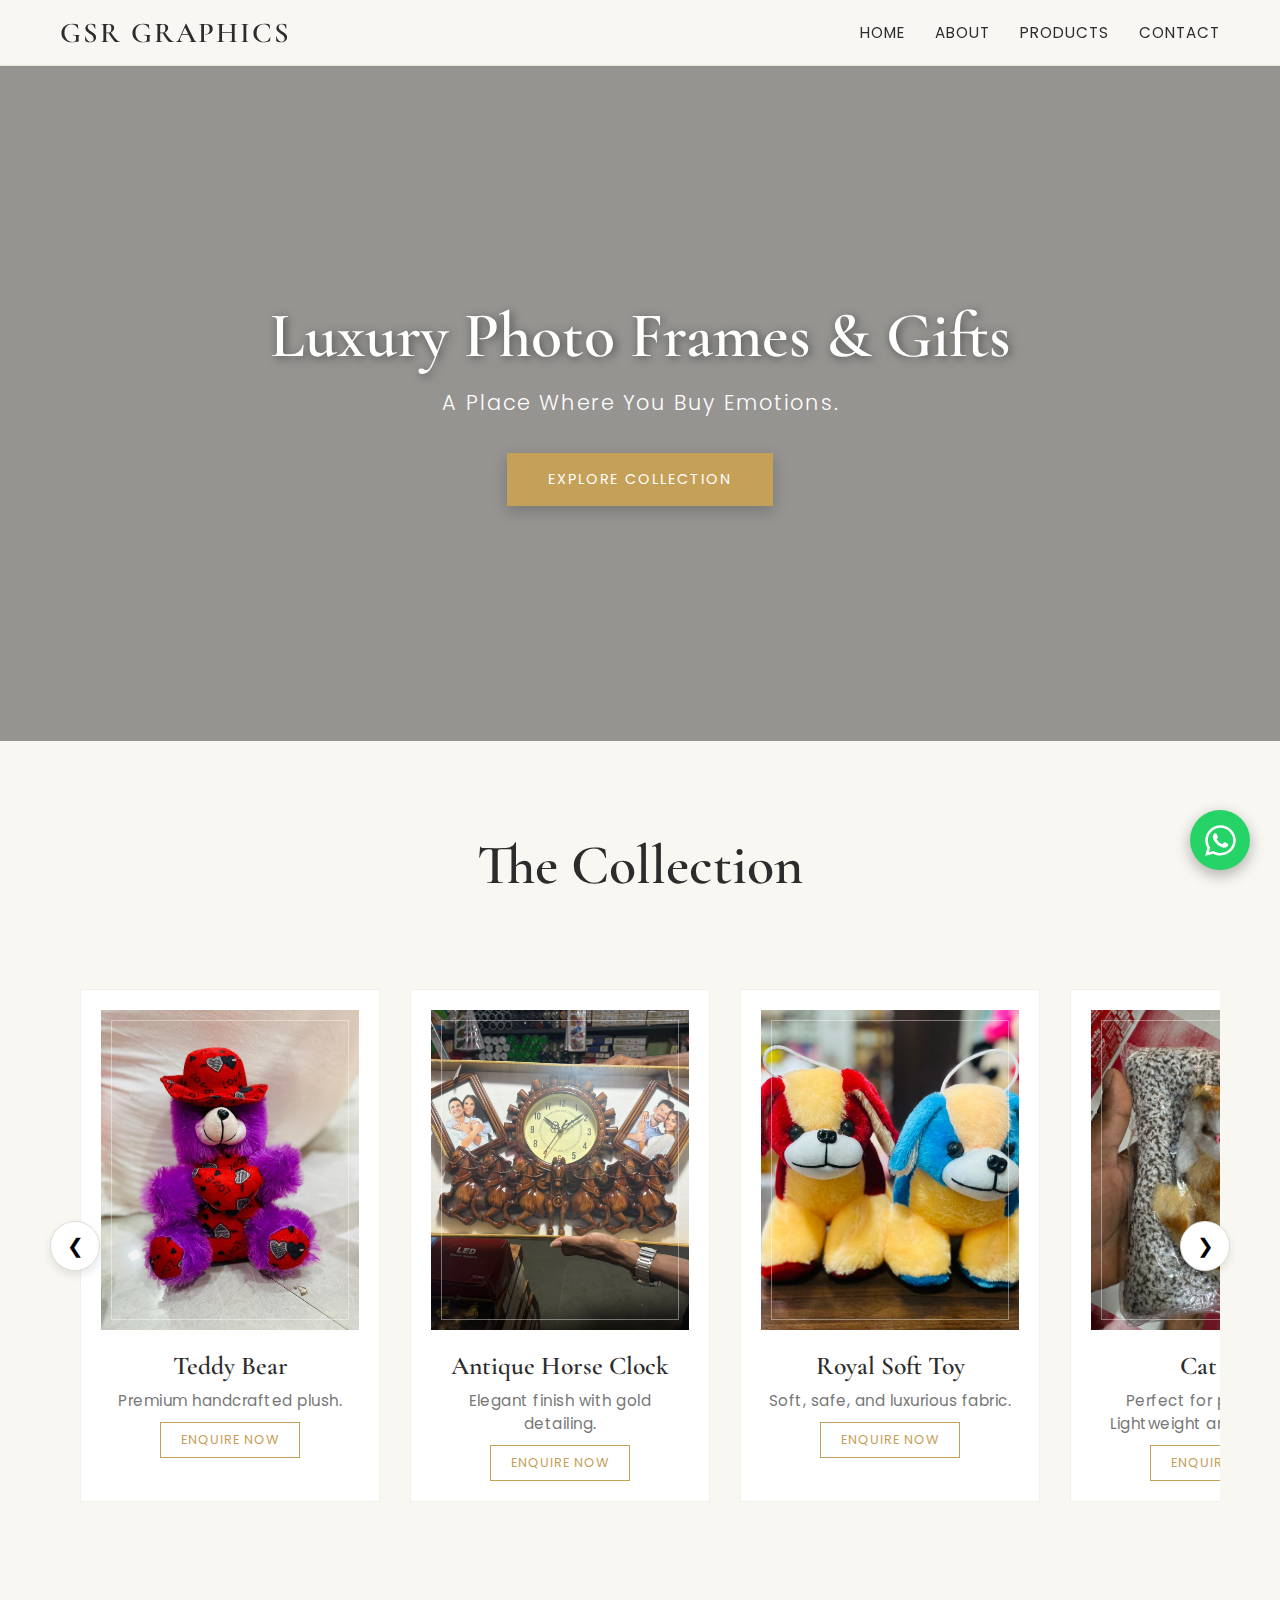
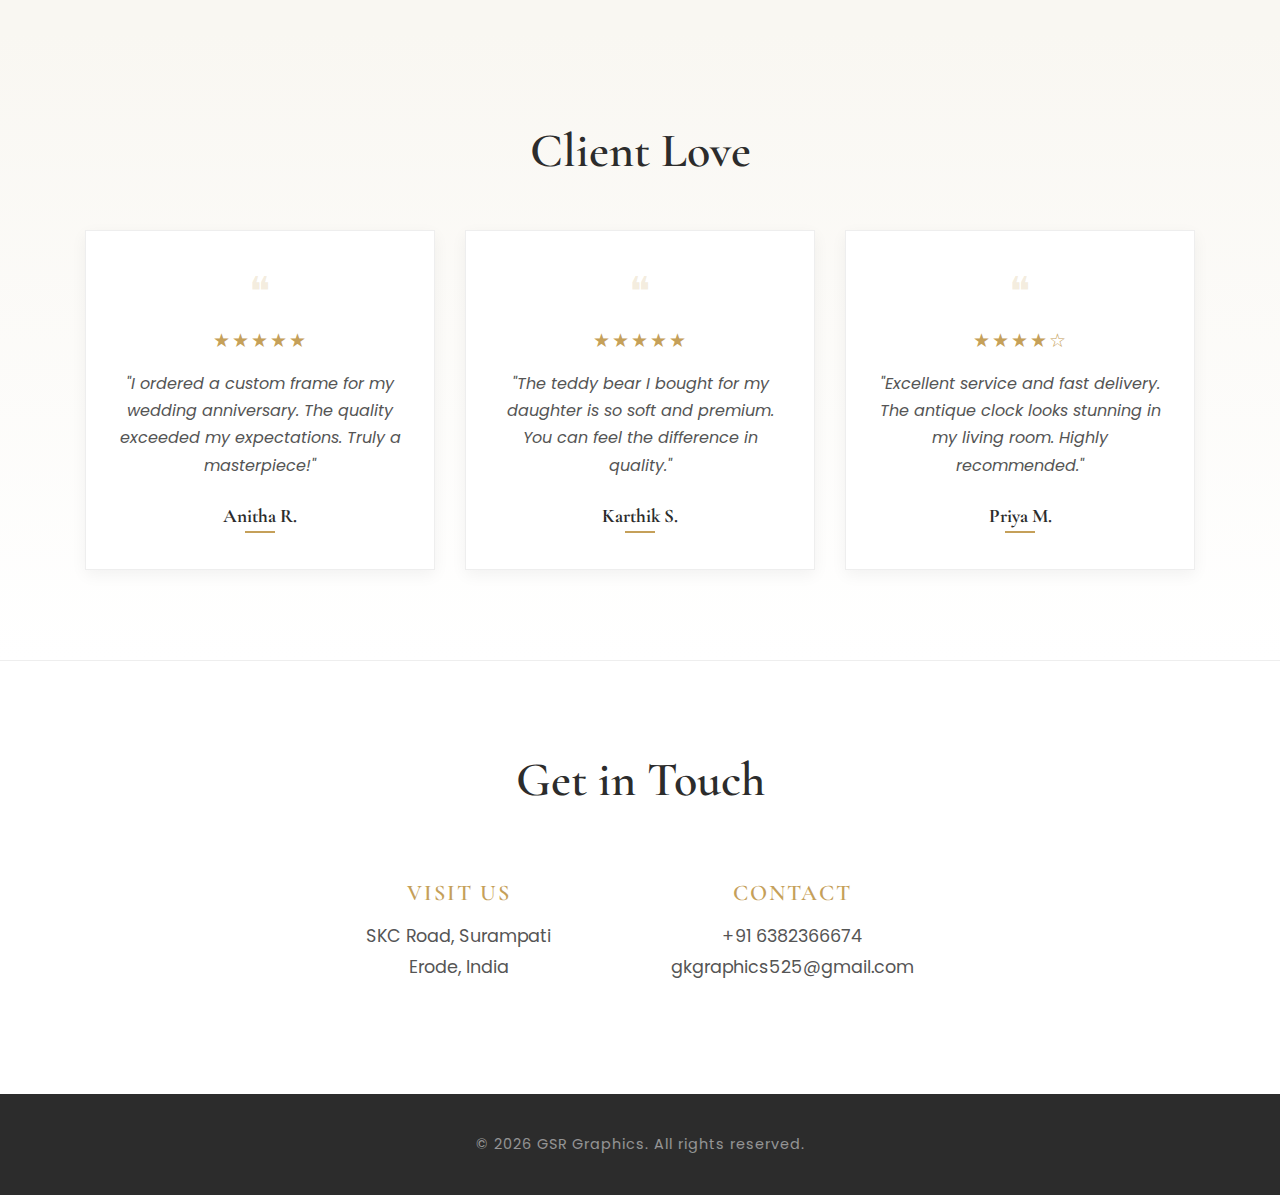
<file: index.html>
<!DOCTYPE html>
<html lang="en">
<head>
    <meta charset="UTF-8">
    <meta name="viewport" content="width=device-width, initial-scale=1.0">
    <title>GSR Graphics - Luxury Gifts</title>
    <link rel="icon" type="image/png" sizes="16x16" href="GSR LOGO.png">
    <link href="https://fonts.googleapis.com/css2?family=Cormorant+Garamond:wght@400;600;700&family=Poppins:wght@300;400;500&display=swap" rel="stylesheet">
    
    <style>
        /* --- Global Styles --- */
        :root {
            --primary-gold: #c5a059;
            --primary-dark: #2c2c2c;
            --bg-color: #f9f7f2;
            --white: #ffffff;
            --font-heading: 'Cormorant Garamond', serif;
            --font-body: 'Poppins', sans-serif;
            --shadow-gold: 0 10px 30px rgba(197, 160, 89, 0.3);
        }
        * { margin: 0; padding: 0; box-sizing: border-box; }
        
        html { scroll-behavior: smooth; }
        
        body { 
            font-family: var(--font-body); 
            background: var(--bg-color); 
            color: var(--primary-dark);
            animation: fadeInPage 1.2s ease-in-out; 
            overflow-x: hidden; /* Prevent horizontal scroll on mobile */
        }

        h1, h2, h3, h4 { font-family: var(--font-heading); font-weight: 600; }
        a { text-decoration: none; color: inherit; transition: 0.3s; }
        .container { max-width: 1200px; margin: 0 auto; padding: 0 20px; }
        img { max-width: 100%; display: block; }

        /* --- Header --- */
        header { 
            position: sticky; top: 0; 
            background: rgba(249,247,242,0.95); 
            padding: 15px 0; z-index: 100; 
            border-bottom: 1px solid rgba(197, 160, 89, 0.2); 
            backdrop-filter: blur(10px);
        }
        nav { display: flex; justify-content: space-between; align-items: center; max-width: 1200px; margin: 0 auto; padding: 0 20px; }
        
        .logo h1 { 
            font-size: 1.8rem; letter-spacing: 2px; text-transform: uppercase; color: var(--primary-dark);
        }
        
        .nav-links { display: flex; gap: 30px; list-style: none; }
        .nav-links a { 
            font-size: 0.95rem; text-transform: uppercase; letter-spacing: 1px; position: relative;
        }
        .nav-links a::after {
            content: ''; position: absolute; width: 0; height: 1px;
            bottom: -5px; left: 0; background-color: var(--primary-gold);
            transition: width 0.3s ease;
        }
        .nav-links a:hover::after { width: 100%; }
        .nav-links a:hover { color: var(--primary-gold); }

        /* Mobile Menu Button */
        .menu-toggle { display: none; cursor: pointer; font-size: 1.5rem; color: var(--primary-dark); }

        /* --- Hero Section --- */
        .hero {
            height: 75vh;
            background: linear-gradient(rgba(0,0,0,0.4), rgba(0,0,0,0.4)), url('https://images.unsplash.com/photo-1513519245088-0e12902e5a38?auto=format&fit=crop&w=1920&q=80');
            background-size: cover; background-position: center; background-attachment: fixed;
            display: flex; align-items: center; justify-content: center; text-align: center; color: var(--white);
            padding: 0 20px;
        }
        
        .hero-content { animation: slideUp 1.5s ease-out; }

        .hero h2 { 
            font-size: 4rem; margin-bottom: 15px; 
            text-shadow: 2px 2px 10px rgba(0,0,0,0.5);
            line-height: 1.1;
        }
        .hero p { 
            font-size: 1.3rem; margin-bottom: 35px; letter-spacing: 2px; font-weight: 300;
        }
        
        .cta-btn { 
            padding: 15px 40px; 
            background: var(--primary-gold); 
            color: white; 
            letter-spacing: 2px; 
            border: 1px solid var(--primary-gold); 
            text-transform: uppercase;
            font-size: 0.9rem;
            transition: all 0.4s ease;
            box-shadow: 0 5px 15px rgba(0,0,0,0.2);
            display: inline-block;
        }
        .cta-btn:hover { 
            background: transparent; 
            color: var(--white); 
            box-shadow: 0 0 20px rgba(197, 160, 89, 0.6);
            transform: translateY(-3px);
        }

        /* --- Collection Carousel Section --- */
        .collection { padding: 90px 0; text-align: center; position: relative; }
        .collection h2 { font-size: 3.5rem; margin-bottom: 50px; color: var(--primary-dark); }
        
        .carousel-container { position: relative; max-width: 1200px; margin: 0 auto; }
        
        .carousel {
            display: flex;
            overflow-x: auto;
            scroll-behavior: smooth;
            gap: 30px;
            padding: 40px 20px; 
            scrollbar-width: none; 
            -webkit-overflow-scrolling: touch; /* Smooth scroll on mobile */
        }
        .carousel::-webkit-scrollbar { display: none; }

        .product-card {
            flex: 0 0 300px; /* Slightly smaller for mobile safety */
            background: var(--white);
            border: 1px solid #f0f0f0;
            padding: 20px;
            text-align: center;
            transition: all 0.5s cubic-bezier(0.25, 0.8, 0.25, 1);
            position: relative;
        }
        
        .product-card:hover { 
            transform: translateY(-15px) scale(1.02); 
            box-shadow: var(--shadow-gold);
            border-color: rgba(197, 160, 89, 0.3);
            z-index: 10;
        }
        
        .p-img { height: 320px; background: #f4f4f4; margin-bottom: 20px; overflow: hidden; position: relative; }
        
        .p-img::after {
            content: ''; position: absolute; top: 10px; left: 10px; right: 10px; bottom: 10px;
            border: 1px solid rgba(255,255,255,0.4); pointer-events: none;
        }

        .p-img img { width: 100%; height: 100%; object-fit: cover; transition: 0.8s ease; }
        .product-card:hover img { transform: scale(1.1); }

        .product-card h3 { font-size: 1.6rem; margin-bottom: 8px; color: var(--primary-dark); }
        .product-card p { font-size: 0.95rem; color: #777; letter-spacing: 0.5px; }
        
        .enquire-btn-small {
            display: inline-block;
            margin-top: 10px;
            padding: 8px 20px;
            border: 1px solid var(--primary-gold);
            color: var(--primary-gold);
            text-transform: uppercase;
            font-size: 0.8rem;
            letter-spacing: 1px;
            transition: 0.3s;
        }
        .enquire-btn-small:hover {
            background: var(--primary-gold);
            color: var(--white);
        }

        .arrow-btn {
            position: absolute; top: 50%; transform: translateY(-50%);
            width: 50px; height: 50px; background: var(--white); border: 1px solid #ddd;
            border-radius: 50%; font-size: 20px; cursor: pointer; z-index: 20;
            box-shadow: 0 4px 10px rgba(0,0,0,0.1); transition: 0.3s;
        }
        .arrow-btn:hover { background: var(--primary-gold); color: white; border-color: var(--primary-gold); transform: translateY(-50%) scale(1.1); }
        .prev { left: -10px; }
        .next { right: -10px; }


        /* --- NEW: CUSTOMER FEEDBACK SECTION --- */
        .feedback-section {
            padding: 90px 0;
            background: linear-gradient(to bottom, #f9f7f2, #fff);
        }
        .feedback-section h2 {
            text-align: center; font-size: 3rem; margin-bottom: 50px; 
            color: var(--primary-dark);
        }
        
        .feedback-grid {
            display: flex;
            justify-content: center;
            flex-wrap: wrap;
            gap: 30px;
        }

        .review-card {
            flex: 1;
            min-width: 300px;
            max-width: 350px;
            background: var(--white);
            padding: 40px 30px;
            border: 1px solid #eee;
            position: relative;
            box-shadow: 0 5px 15px rgba(0,0,0,0.05);
            transition: all 0.4s ease;
            text-align: center;
        }

        .review-card:hover {
            transform: translateY(-10px);
            border-color: var(--primary-gold);
            box-shadow: 0 15px 30px rgba(197, 160, 89, 0.2);
        }

        /* Gold Quote Icon */
        .quote-icon {
            font-size: 40px; color: rgba(197, 160, 89, 0.2);
            margin-bottom: 15px; display: block; line-height: 1;
        }

        .stars {
            color: var(--primary-gold);
            font-size: 1.2rem;
            margin-bottom: 15px;
            letter-spacing: 2px;
        }

        .review-text {
            font-style: italic;
            color: #555;
            margin-bottom: 25px;
            line-height: 1.7;
            font-size: 1rem;
        }

        .client-name {
            font-family: var(--font-heading);
            font-weight: 700;
            color: var(--primary-dark);
            font-size: 1.2rem;
            position: relative;
            display: inline-block;
        }

        .client-name::before {
            content: ''; position: absolute; left: 50%; bottom: -5px; transform: translateX(-50%);
            width: 30px; height: 2px; background: var(--primary-gold);
        }


        /* --- Get In Touch Section --- */
        .home-contact { padding: 90px 0; background: var(--white); text-align: center; border-top: 1px solid #eee; }
        .home-contact h2 { font-size: 3rem; margin-bottom: 50px; }
        .contact-grid { display: flex; justify-content: center; gap: 80px; flex-wrap: wrap; }
        
        .c-item { transition: 0.3s; padding: 20px; }
        .c-item:hover { transform: translateY(-5px); }
        
        .c-item h3 { color: var(--primary-gold); font-size: 1.4rem; margin-bottom: 15px; text-transform: uppercase; letter-spacing: 2px; }
        .c-item p { font-size: 1.1rem; color: #555; line-height: 1.8; }

        /* --- Footer --- */
        footer { background: var(--primary-dark); color: rgba(255,255,255,0.5); padding: 40px 0; text-align: center; letter-spacing: 1px; font-size: 0.9rem; }

        /* --- WhatsApp Float --- */
        .whatsapp-float {
            position: fixed; 
            bottom: 30px; 
            right: 30px;
            width: 60px; height: 60px;
            background-color: #25d366; color: #FFF;
            border-radius: 50%; text-align: center; font-size: 30px;
            box-shadow: 0 5px 15px rgba(0,0,0,0.3); z-index: 1000;
            display: flex; align-items: center; justify-content: center;
            transition: all 0.4s cubic-bezier(0.175, 0.885, 0.32, 1.275);
        }
        .whatsapp-float:hover { transform: scale(1.15) rotate(10deg); background-color: #20ba5a; }
        .whatsapp-icon { width: 35px; height: 35px; fill: white; }

        /* --- Animations --- */
        @keyframes fadeInPage { from { opacity: 0; } to { opacity: 1; } }
        @keyframes slideUp { from { opacity: 0; transform: translateY(50px); } to { opacity: 1; transform: translateY(0); } }

        /* --- MOBILE RESPONSIVE STYLES --- */
        @media(max-width: 768px) {
            .menu-toggle { display: block; }
            .nav-links {
                position: absolute; top: 70px; left: 0; width: 100%;
                background: var(--bg-color); 
                flex-direction: column; 
                text-align: center;
                padding: 20px; 
                gap: 20px; 
                border-bottom: 1px solid rgba(197, 160, 89, 0.2);
                box-shadow: 0 10px 20px rgba(0,0,0,0.1);
                display: none; 
            }
            .nav-links.active { display: flex; animation: slideUp 0.3s ease; }

            .hero h2 { font-size: 2.5rem; }
            .hero p { font-size: 1rem; }
            .cta-btn { padding: 12px 30px; }

            .arrow-btn { display: none; }
            .product-card { flex: 0 0 280px; }
            .collection { padding: 60px 0; }
            .collection h2 { font-size: 2.5rem; }

            .contact-grid { flex-direction: column; gap: 40px; }
            .home-contact { padding: 60px 0; }
        }
    </style>
</head>
<body>

    <!-- Header -->
    <header>
        <nav>
            <div class="logo"><h1>GSR Graphics</h1></div>
            <div class="menu-toggle" onclick="toggleMenu()">☰</div>
            <ul class="nav-links" id="navLinks">
                <li><a href="index.html">Home</a></li>
                <li><a href="about.html">About</a></li>
                <li><a href="products.html">Products</a></li>
                <li><a href="contact.html">Contact</a></li>
            </ul>
        </nav>
    </header>

    <!-- Hero -->
    <section class="hero">
        <div class="hero-content">
            <h2>Luxury Photo Frames & Gifts</h2>
            <p>A Place Where You Buy Emotions.</p>
            <a href="products.html" class="cta-btn">Explore Collection</a>
        </div>
    </section>

    <!-- The Collection Carousel -->
    <section class="collection">
        <div class="container">
            <h2>The Collection</h2>
            
            <div class="carousel-container">
                <button class="arrow-btn prev" onclick="scrollCarousel(-1)">❮</button>
                <button class="arrow-btn next" onclick="scrollCarousel(1)">❯</button>
                
                <div class="carousel" id="productCarousel">
                    <div class="product-card">
                        <div class="p-img"><img src="image.png" alt="Teddy"></div>
                        <h3>Teddy Bear</h3>
                        <p>Premium handcrafted plush.</p>
                        <a href="https://wa.me/916382366674" class="enquire-btn-small">Enquire Now</a>
                    </div>
                    <div class="product-card">
                        <div class="p-img"><img src="image4.jpeg" alt="Clock"></div>
                        <h3>Antique Horse Clock</h3>
                        <p>Elegant finish with gold detailing.</p>
                        <a href="https://wa.me/916382366674" class="enquire-btn-small">Enquire Now</a>
                    </div>
                    <div class="product-card">
                        <div class="p-img"><img src="image2.jpeg" alt="Royal Toy"></div>
                        <h3>Royal Soft Toy</h3>
                        <p>Soft, safe, and luxurious fabric.</p>
                        <a href="https://wa.me/916382366674" class="enquire-btn-small">Enquire Now</a>
                    </div>
                    <div class="product-card">
                        <div class="p-img"><img src="Cat.jpeg" alt="Honey Teddy"></div>
                        <h3>Cat Toy</h3>
                        <p>Perfect for playful cats. Lightweight and affordable.</p>
                        <a href="https://wa.me/916382366674" class="enquire-btn-small">Enquire Now</a>
                    </div>
                </div>
            </div>
        </div>
    </section>

    <!-- NEW: Customer Feedback / Reviews Section -->
    <section class="feedback-section">
        <div class="container">
            <h2>Client Love</h2>
            <div class="feedback-grid">
                
                <!-- Review 1 -->
                <div class="review-card">
                    <span class="quote-icon">❝</span>
                    <div class="stars">★★★★★</div>
                    <p class="review-text">"I ordered a custom frame for my wedding anniversary. The quality exceeded my expectations. Truly a masterpiece!"</p>
                    <h4 class="client-name">Anitha R.</h4>
                </div>

                <!-- Review 2 -->
                <div class="review-card">
                    <span class="quote-icon">❝</span>
                    <div class="stars">★★★★★</div>
                    <p class="review-text">"The teddy bear I bought for my daughter is so soft and premium. You can feel the difference in quality."</p>
                    <h4 class="client-name">Karthik S.</h4>
                </div>

                <!-- Review 3 -->
                <div class="review-card">
                    <span class="quote-icon">❝</span>
                    <div class="stars">★★★★☆</div>
                    <p class="review-text">"Excellent service and fast delivery. The antique clock looks stunning in my living room. Highly recommended."</p>
                    <h4 class="client-name">Priya M.</h4>
                </div>

            </div>
        </div>
    </section>

    <!-- Get In Touch Section -->
    <section class="home-contact">
        <div class="container">
            <h2>Get in Touch</h2>
            <div class="contact-grid">
                <div class="c-item">
                    <h3>Visit Us</h3>
                    <p>SKC Road, Surampati<br>Erode, India</p>
                </div>
                <div class="c-item">
                    <h3>Contact</h3>
                    <p>+91 6382366674</p>
                    <p>gkgraphics525@gmail.com</p>
                </div>
            </div>
        </div>
    </section>

    <!-- Footer -->
    <footer>
        <div class="container">
            <p>&copy; 2026 GSR Graphics. All rights reserved.</p>
        </div>
    </footer>

    <!-- WhatsApp Floating Button -->
    <a href="https://wa.me/916382366674" class="whatsapp-float" target="_blank">
        <svg class="whatsapp-icon" xmlns="http://www.w3.org/2000/svg" viewBox="0 0 448 512">
            <path d="M380.9 97.1C339 55.1 283.2 32 223.9 32c-122.4 0-222 99.6-222 222 0 39.1 10.2 77.3 29.6 111L0 480l117.7-30.9c32.4 17.7 68.9 27 106.1 27h.1c122.3 0 224.1-99.6 224.1-222 0-59.3-25.2-115-67.1-157zm-157 341.6c-33.2 0-65.7-8.9-94-25.7l-6.7-4-69.8 18.3L72 359.2l-4.4-7c-18.5-29.4-28.2-63.3-28.2-98.2 0-101.7 82.8-184.5 184.6-184.5 49.3 0 95.6 19.2 130.4 54.1 34.8 34.9 56.2 81.2 56.1 130.5 0 101.8-84.9 184.6-186.6 184.6zm101.2-138.2c-5.5-2.8-32.8-16.2-37.9-18-5.1-1.9-8.8-2.8-12.5 2.8-3.7 5.6-14.3 18-17.6 21.8-3.2 3.7-6.5 4.2-12 1.4-32.6-16.3-54-29.1-75.5-66-5.7-9.8 5.7-9.1 16.3-30.3 1.8-3.7.9-6.9-.5-9.7-1.4-2.8-12.5-30.1-17.1-41.2-4.5-10.8-9.1-9.3-12.5-9.5-3.2-.2-6.9-.2-10.6-.2-3.7 0-9.7 1.4-14.8 6.9-5.1 5.6-19.4 19-19.4 46.3 0 27.3 19.9 53.7 22.6 57.4 2.8 3.7 39.1 59.7 94.8 83.8 35.2 15.2 49 16.5 66.6 13.9 10.7-1.6 32.8-13.4 37.4-26.4 4.6-13 4.6-24.1 3.2-26.4-1.3-2.5-5-3.9-10.5-6.6z"/>
        </svg>
    </a>

    <script>
        function scrollCarousel(direction) {
            const container = document.getElementById('productCarousel');
            const scrollAmount = 330; 
            if (direction === 1) {
                container.scrollBy({ left: scrollAmount, behavior: 'smooth' });
            } else {
                container.scrollBy({ left: -scrollAmount, behavior: 'smooth' });
            }
        }

        function toggleMenu() {
            const nav = document.getElementById('navLinks');
            nav.classList.toggle('active');
        }
    </script>
</body>
</html>
</file>
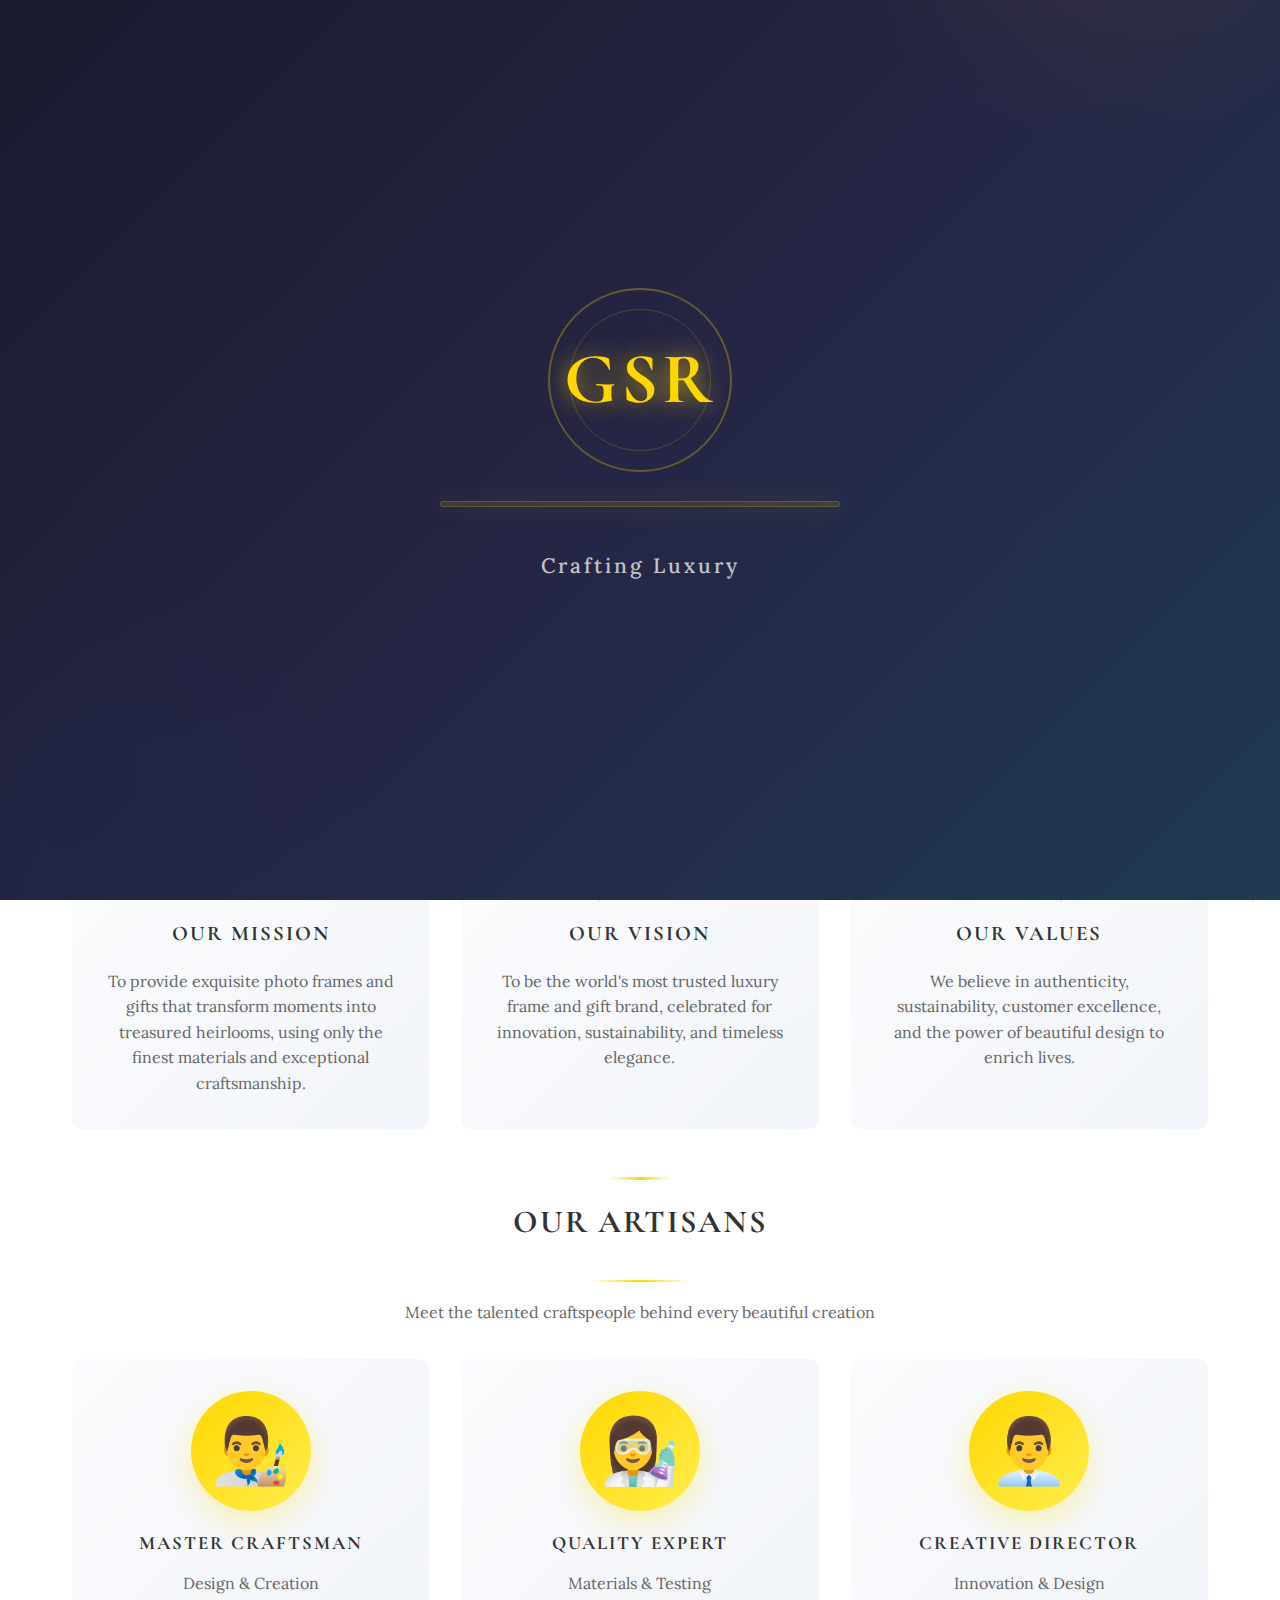
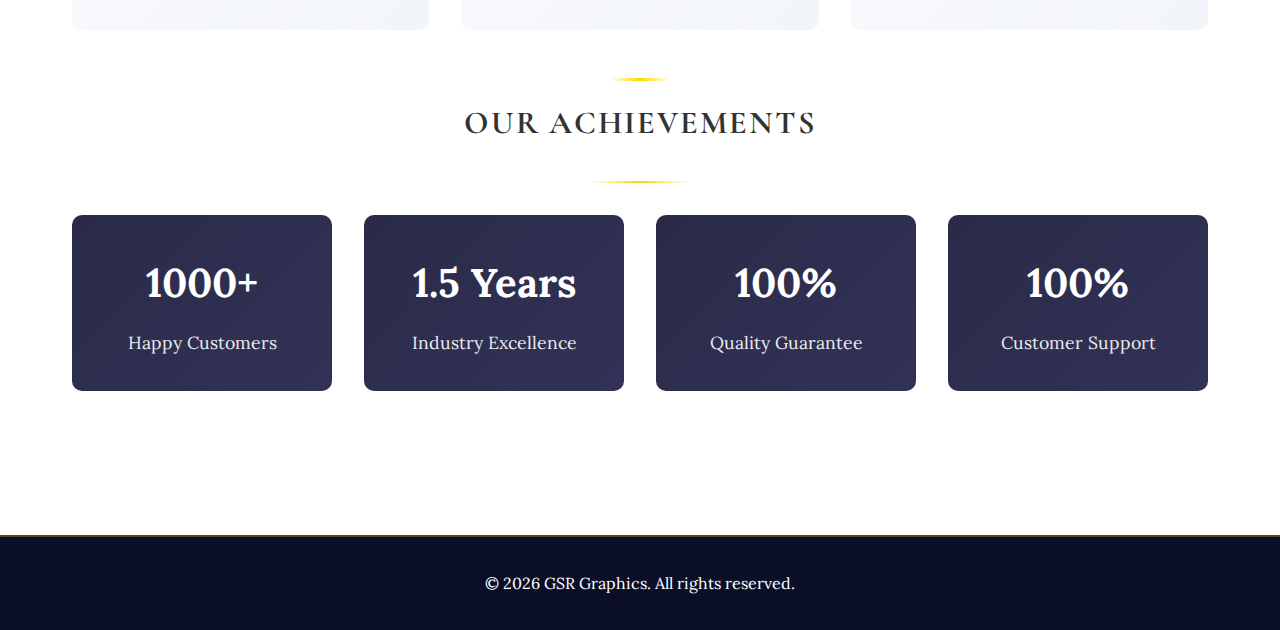
<file: about.html>
<!DOCTYPE html>
<html lang="en">
<head>
    <meta charset="UTF-8">
    <meta name="viewport" content="width=device-width, initial-scale=1.0">
    <title>About Us - GSR Graphics</title>
    <link rel="stylesheet" href="css/styles.css">
    <link href="https://fonts.googleapis.com/css2?family=Cormorant+Garamond:wght@300;400;600;700&family=Lora:wght@400;600&family=Poppins:wght@300;400;500;600&display=swap" rel="stylesheet">
</head>
<body>
    <!-- Luxury Loading Screen -->
    <div id="loading-screen">
        <div class="loading-content">
            <div class="logo-animation">
                <h1>GSR</h1>
                <div class="logo-shine"></div>
            </div>
            <div class="loading-bar">
                <div class="loading-progress"></div>
            </div>
            <p class="loading-text">Crafting Luxury</p>
        </div>
    </div>

    <header>
        <nav>
            <div class="logo">
                <h1>GSR Graphics</h1>
            </div>
            <ul class="nav-links">
                <li><a href="index.html">Home</a></li>
                <li><a href="about.html">About</a></li>
                <li><a href="products.html">Products</a></li>
                <li><a href="contact.html">Contact</a></li>
            </ul>
            <div class="menu-toggle">
                <span></span>
                <span></span>
                <span></span>
            </div>
        </nav>
    </header>

    <section class="about-hero">
        <div class="container">
            <h1>About GSR Graphics</h1>
            <p class="lead">Crafting Timeless Memories Since 2024</p>
        </div>
    </section>

    <section class="about-content">
        <div class="container">
            <div class="about-grid">
                <div class="about-text">
                    <h2>Our Story</h2>
                    <p>GSR Graphics was founded with a single vision: to create luxury photo frames and gifts that capture and celebrate life's most precious moments. Our journey began in a small studio, driven by passion for craftsmanship and an unwavering commitment to excellence.</p>
                    <p>Today, we are recognized as one of the leading luxury frame and gift retailers, serving discerning customers worldwide who value quality, elegance, and authenticity.</p>
                </div>
                <div class="about-image">
                    <div class="placeholder-image-large">Our Studio</div>
                </div>
            </div>

            <div class="mission-vision">
                <div class="mission">
                    <h3>Our Mission</h3>
                    <p>To provide exquisite photo frames and gifts that transform moments into treasured heirlooms, using only the finest materials and exceptional craftsmanship.</p>
                </div>
                <div class="vision">
                    <h3>Our Vision</h3>
                    <p>To be the world's most trusted luxury frame and gift brand, celebrated for innovation, sustainability, and timeless elegance.</p>
                </div>
                <div class="values">
                    <h3>Our Values</h3>
                    <p>We believe in authenticity, sustainability, customer excellence, and the power of beautiful design to enrich lives.</p>
                </div>
            </div>

            <div class="team-section">
                <h2>Our Artisans</h2>
                <p class="team-intro">Meet the talented craftspeople behind every beautiful creation</p>
                <div class="team-grid">
                    <div class="team-member">
                        <div class="team-image">👨‍🎨</div>
                        <h3>Master Craftsman</h3>
                        <p>Design & Creation</p>
                    </div>
                    <div class="team-member">
                        <div class="team-image">👩‍🔬</div>
                        <h3>Quality Expert</h3>
                        <p>Materials & Testing</p>
                    </div>
                    <div class="team-member">
                        <div class="team-image">👨‍💼</div>
                        <h3>Creative Director</h3>
                        <p>Innovation & Design</p>
                    </div>
                </div>
            </div>

            <div class="achievements">
                <h2>Our Achievements</h2>
                <div class="achievements-grid">
                    <div class="achievement-card">
                        <h4>1000+</h4>
                        <p>Happy Customers</p>
                    </div>
                    <div class="achievement-card">
                        <h4>1.5 Years</h4>
                        <p>Industry Excellence</p>
                    </div>
                    <div class="achievement-card">
                        <h4>100%</h4>
                        <p>Quality Guarantee</p>
                    </div>
                    <div class="achievement-card">
                        <h4>100%</h4>
                        <p>Customer Support</p>
                    </div>
                </div>
            </div>
        </div>
    </section>

    <!-- Floating Action Button -->
    <div class="fab">
        <span>✉</span>
    </div>

    <footer>
        <div class="container">
            <p>&copy; 2026 GSR Graphics. All rights reserved.</p>
        </div>
    </footer>

    <script src="js/script.js"></script>
</body>
</html>
</file>
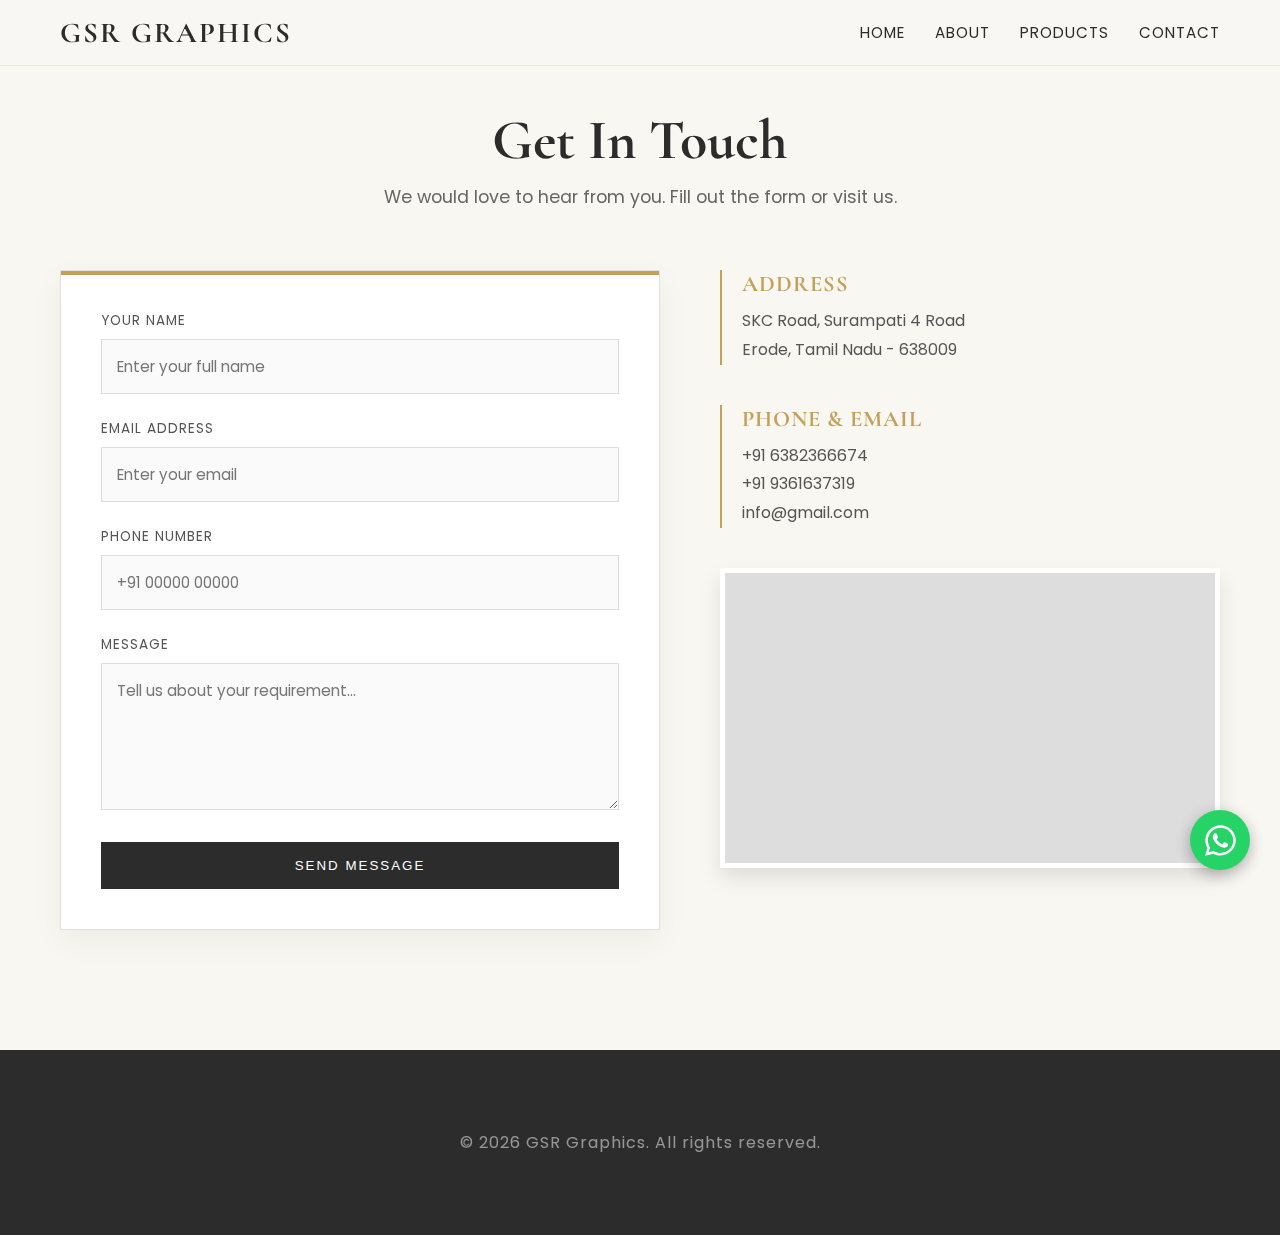
<file: contact.html>
<!DOCTYPE html>
<html lang="en">
<head>
    <meta charset="UTF-8">
    <meta name="viewport" content="width=device-width, initial-scale=1.0">
    <title>Contact - GSR Graphics</title>
    <link rel="icon" type="image/png" sizes="16x16" href="GSR LOGO.png">
    <link href="https://fonts.googleapis.com/css2?family=Cormorant+Garamond:wght@400;600;700&family=Poppins:wght@300;400;500&display=swap" rel="stylesheet">
    
    <style>
        :root { 
            --primary-gold: #c5a059; 
            --primary-dark: #2c2c2c; 
            --bg-color: #f9f7f2; 
            --white: #ffffff; 
            --font-heading: 'Cormorant Garamond', serif; 
            --font-body: 'Poppins', sans-serif; 
        }
        * { margin: 0; padding: 0; box-sizing: border-box; }
        
        body { 
            font-family: var(--font-body); 
            background: var(--bg-color); 
            color: var(--primary-dark);
            animation: fadeInPage 1.2s ease-in-out;
            overflow-x: hidden;
            position: relative;
        }

        h1, h2, h3 { font-family: var(--font-heading); }
        a { text-decoration: none; color: inherit; }

        /* --- BUBBLE BACKGROUND EFFECT --- */
        .bubbles-container {
            position: fixed; top: 0; left: 0; width: 100%; height: 100%;
            z-index: -1; overflow: hidden; pointer-events: none;
        }
        .bubble {
            position: absolute; bottom: -100px;
            background-color: rgba(197, 160, 89, 0.1);
            border-radius: 50%; animation: rise 15s infinite linear;
        }
        .bubble:nth-child(1) { width: 40px; height: 40px; left: 10%; animation-duration: 8s; }
        .bubble:nth-child(2) { width: 80px; height: 80px; left: 50%; animation-duration: 11s; background-color: rgba(197, 160, 89, 0.05); }
        .bubble:nth-child(3) { width: 45px; height: 45px; left: 65%; animation-duration: 8s; animation-delay: 3s; }
        .bubble:nth-child(4) { width: 90px; height: 90px; left: 25%; animation-duration: 10s; animation-delay: 4s; background-color: rgba(197, 160, 89, 0.05); }

        @keyframes rise {
            0% { bottom: -100px; transform: translateX(0); }
            50% { transform: translateX(100px); }
            100% { bottom: 100vh; transform: translateX(-200px); }
        }

        /* Header */
        header { 
            position: sticky; top: 0; 
            background: rgba(249,247,242,0.95); 
            padding: 15px 0; z-index: 100; 
            border-bottom: 1px solid rgba(197, 160, 89, 0.2);
            backdrop-filter: blur(5px);
        }
        nav { display: flex; justify-content: space-between; align-items: center; max-width: 1200px; margin: 0 auto; padding: 0 20px; }
        .logo h1 { font-size: 1.8rem; letter-spacing: 2px; text-transform: uppercase; color: var(--primary-dark); }
        
        .nav-links { display: flex; gap: 30px; list-style: none; }
        .nav-links a { font-size: 0.95rem; text-transform: uppercase; letter-spacing: 1px; position: relative; }
        .nav-links a::after {
            content: ''; position: absolute; width: 0; height: 1px;
            bottom: -5px; left: 0; background-color: var(--primary-gold);
            transition: width 0.3s ease;
        }
        .nav-links a:hover::after { width: 100%; }
        .nav-links a:hover { color: var(--primary-gold); }

        .menu-toggle { display: none; cursor: pointer; font-size: 1.5rem; }

        /* Container & Titles */
        .container { max-width: 1200px; margin: 0 auto; padding: 40px 20px; }
        .page-title { text-align: center; font-size: 3.5rem; margin-bottom: 10px; color: var(--primary-dark); }
        .page-subtitle { text-align: center; color: #666; margin-bottom: 60px; font-size: 1.1rem; }

        /* Layout */
        .contact-layout { 
            display: grid; 
            grid-template-columns: 1.2fr 1fr; /* Form slightly wider */
            gap: 60px; 
            align-items: start;
        }
        
        /* Form Styling */
        .contact-form {
            background: var(--white);
            padding: 40px;
            border: 1px solid #e0e0e0;
            box-shadow: 0 10px 30px rgba(0,0,0,0.05);
            animation: slideUp 1s ease-out;
            position: relative;
        }
        .contact-form::before {
            content: ''; position: absolute; top: 0; left: 0; width: 100%; height: 4px; background: var(--primary-gold);
        }

        .form-group { margin-bottom: 25px; }
        label { display: block; margin-bottom: 8px; font-size: 0.85rem; text-transform: uppercase; letter-spacing: 1px; color: #555; }
        
        input, textarea { 
            width: 100%; padding: 15px; 
            border: 1px solid #ddd; background: #fafafa;
            font-family: inherit; font-size: 0.95rem;
            transition: 0.3s;
        }
        input:focus, textarea:focus {
            outline: none; border-color: var(--primary-gold); background: var(--white);
            box-shadow: 0 0 10px rgba(197, 160, 89, 0.1);
        }

        button { 
            width: 100%; padding: 15px; 
            background: var(--primary-dark); color: white; 
            border: 1px solid var(--primary-dark); 
            text-transform: uppercase; letter-spacing: 2px;
            cursor: pointer; transition: 0.3s; font-weight: 500;
        }
        button:hover { 
            background: var(--primary-gold); border-color: var(--primary-gold); 
            transform: translateY(-3px); box-shadow: 0 5px 15px rgba(197, 160, 89, 0.3);
        }

        /* Info & Map Side */
        .info-container { animation: slideUp 1.2s ease-out; }
        
        .info-item { margin-bottom: 40px; padding-left: 20px; border-left: 2px solid var(--primary-gold); }
        .info-item h3 { color: var(--primary-gold); margin-bottom: 10px; font-size: 1.4rem; text-transform: uppercase; letter-spacing: 1px; }
        .info-item p { color: #555; line-height: 1.8; }

        .map-box {
            width: 100%; height: 300px;
            background: #ddd;
            border: 5px solid var(--white);
            box-shadow: 0 10px 20px rgba(0,0,0,0.1);
        }

        /* --- WhatsApp Float (RIGHT SIDE) --- */
        .whatsapp-float {
            position: fixed; 
            bottom: 30px; 
            right: 30px; /* Right Side */
            width: 60px; height: 60px;
            background-color: #25d366; color: #FFF;
            border-radius: 50%; text-align: center; font-size: 30px;
            box-shadow: 0 5px 15px rgba(0,0,0,0.3); z-index: 1000;
            display: flex; align-items: center; justify-content: center;
            transition: 0.3s;
        }
        .whatsapp-float:hover { transform: scale(1.15) rotate(10deg); background-color: #20ba5a; }
        .whatsapp-icon { width: 35px; height: 35px; fill: white; }

        footer { background: var(--primary-dark); color: rgba(255,255,255,0.5); padding: 40px 0; text-align: center; margin-top: 80px; letter-spacing: 1px; }
        
        /* Animations */
        @keyframes fadeInPage { from { opacity: 0; } to { opacity: 1; } }
        @keyframes slideUp { from { opacity: 0; transform: translateY(40px); } to { opacity: 1; transform: translateY(0); } }

        /* Mobile */
        @media(max-width:768px){ 
            .menu-toggle { display: block; }
            .nav-links {
                position: absolute; top: 60px; left: 0; width: 100%;
                background: var(--bg-color); 
                flex-direction: column; text-align: center; padding: 20px; gap: 20px; 
                border-bottom: 1px solid rgba(197, 160, 89, 0.2); box-shadow: 0 10px 20px rgba(0,0,0,0.1);
                display: none; 
            }
            .nav-links.active { display: flex; animation: slideUp 0.3s ease; }
            .contact-layout{grid-template-columns: 1fr; gap: 40px;} 
            .page-title { font-size: 2.5rem; }
        }
    </style>
</head>
<body>
    
    <!-- Gold Particles Background -->
    <div class="bubbles-container">
        <div class="bubble"></div><div class="bubble"></div><div class="bubble"></div><div class="bubble"></div>
    </div>

    <header>
        <nav>
            <div class="logo"><h1>GSR Graphics</h1></div>
            <div class="menu-toggle" onclick="toggleMenu()">☰</div>
            <ul class="nav-links" id="navLinks">
                <li><a href="index.html">Home</a></li>
                <li><a href="about.html">About</a></li>
                <li><a href="products.html">Products</a></li>
                <li><a href="contact.html">Contact</a></li>
            </ul>
        </nav>
    </header>

    <div class="container">
        <h1 class="page-title">Get In Touch</h1>
        <p class="page-subtitle">We would love to hear from you. Fill out the form or visit us.</p>
        
        <div class="contact-layout">
            <!-- Left: Form -->
            <div class="contact-form">
                <form action="mailto:info@gmail.com" method="post" enctype="text/plain">
                    <div class="form-group">
                        <label>Your Name</label>
                        <input type="text" name="name" required placeholder="Enter your full name">
                    </div>
                    <div class="form-group">
                        <label>Email Address</label>
                        <input type="email" name="email" required placeholder="Enter your email">
                    </div>
                    <div class="form-group">
                        <label>Phone Number</label>
                        <input type="tel" name="phone" placeholder="+91 00000 00000">
                    </div>
                    <div class="form-group">
                        <label>Message</label>
                        <textarea name="message" rows="5" required placeholder="Tell us about your requirement..."></textarea>
                    </div>
                    <button type="submit">Send Message</button>
                </form>
            </div>
            
            <!-- Right: Info & Map -->
            <div class="info-container">
                <div class="info-item">
                    <h3>Address</h3>
                    <p>SKC Road, Surampati 4 Road<br>Erode, Tamil Nadu - 638009</p>
                </div>
                <div class="info-item">
                    <h3>Phone & Email</h3>
                    <p>+91 6382366674</p>
                    <p>+91 9361637319</p>
                    <p>info@gmail.com</p>
                </div>
                
                <!-- Google Map Embed -->
                <div class="map-box">
                    <iframe 
                        src="https://www.google.com/maps/embed?pb=!1m18!1m12!1m3!1d15651.107753696982!2d77.7176!3d11.3435!2m3!1f0!2f0!3f0!3m2!1i1024!2i768!4f13.1!3m3!1m2!1s0x3ba96f46762f9243%3A0x4642c36643df65!2sSurampatti%2C%20Erode%2C%20Tamil%20Nadu!5e0!3m2!1sen!2sin!4v1699999999999!5m2!1sen!2sin" 
                        width="100%" 
                        height="100%" 
                        style="border:0;" 
                        allowfullscreen="" 
                        loading="lazy" 
                        referrerpolicy="no-referrer-when-downgrade">
                    </iframe>
                </div>
            </div>
        </div>
    </div>

    <footer><div class="container"><p>&copy; 2026 GSR Graphics. All rights reserved.</p></div></footer>

    <!-- WhatsApp Floating Button (Right Side) -->
    <a href="https://wa.me/916382366674" class="whatsapp-float" target="_blank">
        <svg class="whatsapp-icon" xmlns="http://www.w3.org/2000/svg" viewBox="0 0 448 512">
            <path d="M380.9 97.1C339 55.1 283.2 32 223.9 32c-122.4 0-222 99.6-222 222 0 39.1 10.2 77.3 29.6 111L0 480l117.7-30.9c32.4 17.7 68.9 27 106.1 27h.1c122.3 0 224.1-99.6 224.1-222 0-59.3-25.2-115-67.1-157zm-157 341.6c-33.2 0-65.7-8.9-94-25.7l-6.7-4-69.8 18.3L72 359.2l-4.4-7c-18.5-29.4-28.2-63.3-28.2-98.2 0-101.7 82.8-184.5 184.6-184.5 49.3 0 95.6 19.2 130.4 54.1 34.8 34.9 56.2 81.2 56.1 130.5 0 101.8-84.9 184.6-186.6 184.6zm101.2-138.2c-5.5-2.8-32.8-16.2-37.9-18-5.1-1.9-8.8-2.8-12.5 2.8-3.7 5.6-14.3 18-17.6 21.8-3.2 3.7-6.5 4.2-12 1.4-32.6-16.3-54-29.1-75.5-66-5.7-9.8 5.7-9.1 16.3-30.3 1.8-3.7.9-6.9-.5-9.7-1.4-2.8-12.5-30.1-17.1-41.2-4.5-10.8-9.1-9.3-12.5-9.5-3.2-.2-6.9-.2-10.6-.2-3.7 0-9.7 1.4-14.8 6.9-5.1 5.6-19.4 19-19.4 46.3 0 27.3 19.9 53.7 22.6 57.4 2.8 3.7 39.1 59.7 94.8 83.8 35.2 15.2 49 16.5 66.6 13.9 10.7-1.6 32.8-13.4 37.4-26.4 4.6-13 4.6-24.1 3.2-26.4-1.3-2.5-5-3.9-10.5-6.6z"/>
        </svg>
    </a>

    <script>
        function toggleMenu() {
            const nav = document.getElementById('navLinks');
            nav.classList.toggle('active');
        }
    </script>
</body>
</html>
</file>
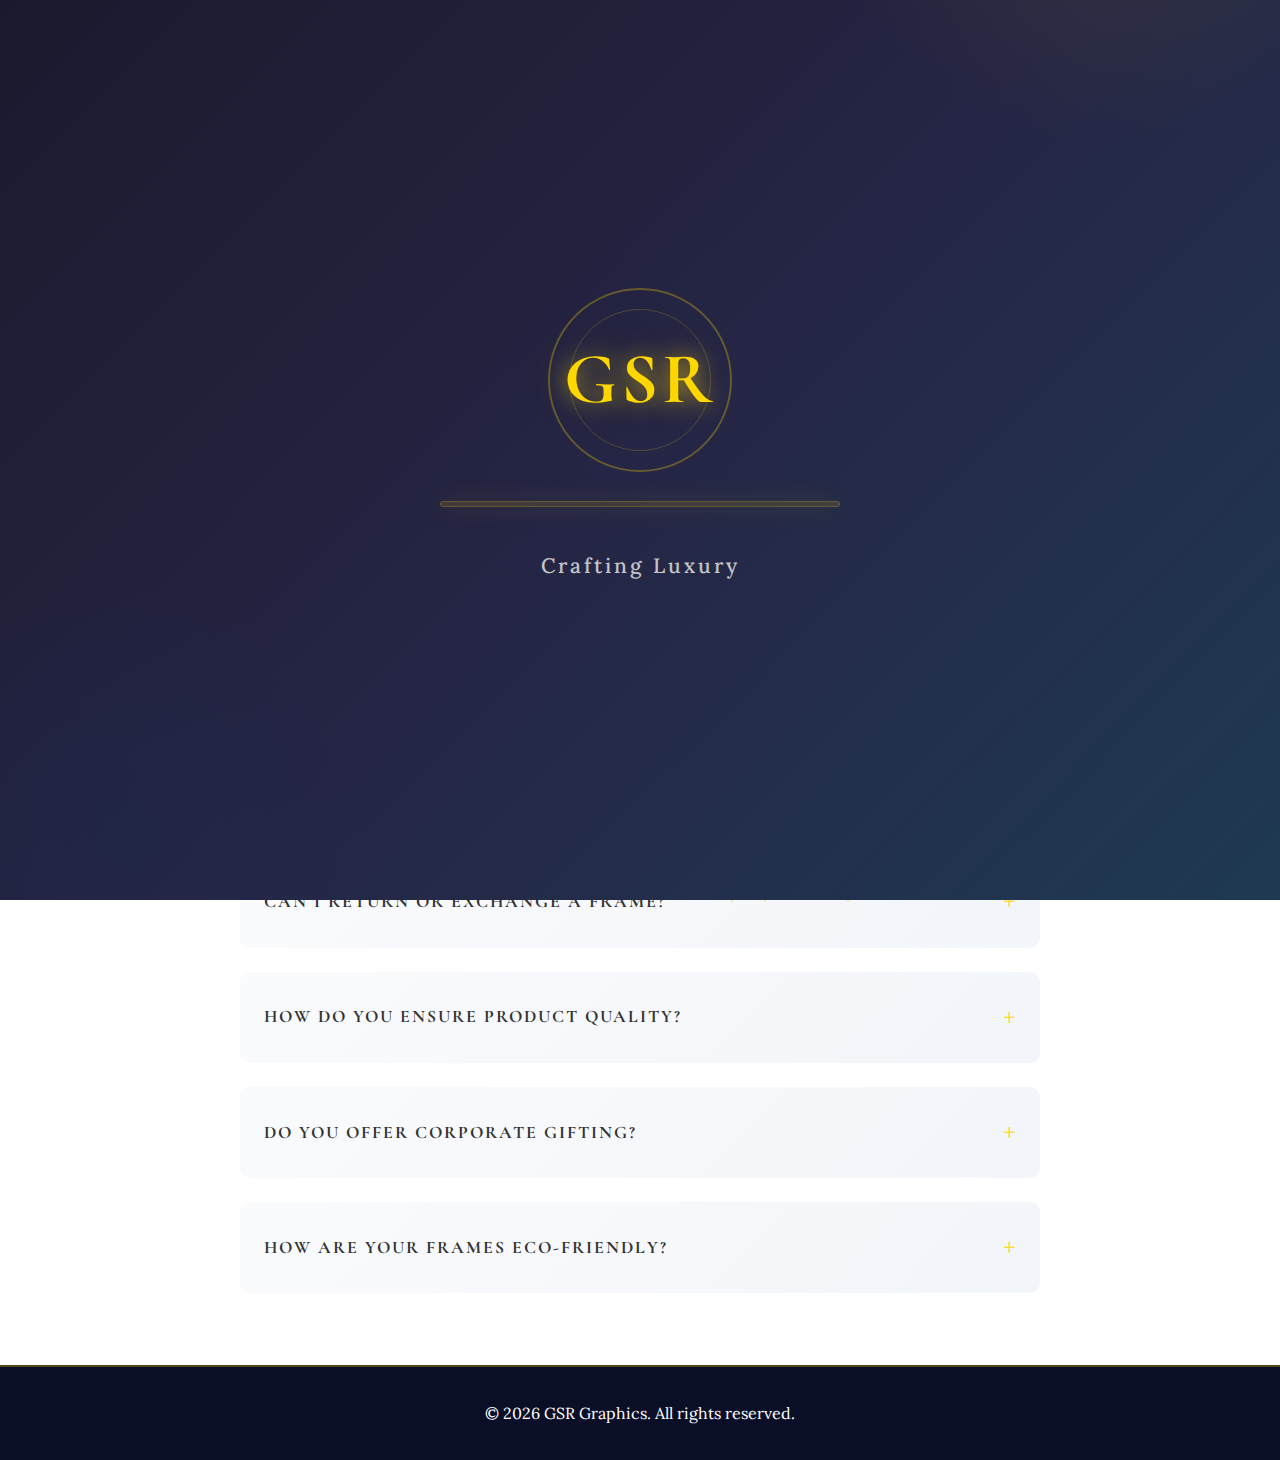
<file: faq.html>
<!DOCTYPE html>
<html lang="en">
<head>
    <meta charset="UTF-8">
    <meta name="viewport" content="width=device-width, initial-scale=1.0">
    <title>FAQ - GSR Graphics</title>
    <link rel="stylesheet" href="css/styles.css">
    <link href="https://fonts.googleapis.com/css2?family=Cormorant+Garamond:wght@300;400;600;700&family=Lora:wght@400;600&family=Poppins:wght@300;400;500;600&display=swap" rel="stylesheet">
</head>
<body>
    <!-- Luxury Loading Screen -->
    <div id="loading-screen">
        <div class="loading-content">
            <div class="logo-animation">
                <h1>GSR</h1>
                <div class="logo-shine"></div>
            </div>
            <div class="loading-bar">
                <div class="loading-progress"></div>
            </div>
            <p class="loading-text">Crafting Luxury</p>
        </div>
    </div>

    <header>
        <nav>
            <div class="logo">
                <h1>GSR Graphics</h1>
            </div>
            <ul class="nav-links">
                <li><a href="index.html">Home</a></li>
                <li><a href="about.html">About</a></li>
                <li><a href="products.html">Products</a></li>
                <li><a href="contact.html">Contact</a></li>
            </ul>
            <div class="menu-toggle">
                <span></span>
                <span></span>
                <span></span>
            </div>
        </nav>
    </header>

    <section class="faq-section">
        <div class="container">
            <h1>Frequently Asked Questions</h1>
            <p class="faq-subtitle">Find answers to common questions about our products and services</p>

            <div class="faq-container">
                <div class="faq-item">
                    <div class="faq-question">
                        <h3>What materials do you use for your frames?</h3>
                        <span class="faq-toggle">+</span>
                    </div>
                    <div class="faq-answer">
                        <p>We use only the finest materials including premium woods like mahogany and walnut, genuine gold plating, crystal clear glass, and eco-friendly materials. Every frame is crafted to ensure longevity and beauty.</p>
                    </div>
                </div>

                <div class="faq-item">
                    <div class="faq-question">
                        <h3>Do you offer custom frame sizes?</h3>
                        <span class="faq-toggle">+</span>
                    </div>
                    <div class="faq-answer">
                        <p>Yes! We offer custom sizing for most of our frames. Contact our team with your specifications and we'll create a bespoke frame tailored to your needs. Custom orders typically take 2-3 weeks.</p>
                    </div>
                </div>

                <div class="faq-item">
                    <div class="faq-question">
                        <h3>What is your shipping policy?</h3>
                        <span class="faq-toggle">+</span>
                    </div>
                    <div class="faq-answer">
                        <p>We offer free shipping on orders over $100 within the US. International shipping is available. All items are carefully packaged to ensure they arrive in perfect condition. Standard shipping takes 3-5 business days.</p>
                    </div>
                </div>

                <div class="faq-item">
                    <div class="faq-question">
                        <h3>Do you have a warranty on your products?</h3>
                        <span class="faq-toggle">+</span>
                    </div>
                    <div class="faq-answer">
                        <p>Yes! All our frames come with a 1-year warranty covering defects in materials and workmanship. Premium and special edition frames include a lifetime warranty. Please keep your receipt for warranty claims.</p>
                    </div>
                </div>

                <div class="faq-item">
                    <div class="faq-question">
                        <h3>Can I return or exchange a frame?</h3>
                        <span class="faq-toggle">+</span>
                    </div>
                    <div class="faq-answer">
                        <p>We offer a 30-day money-back guarantee on all items. If you're not completely satisfied, simply contact us for a return label. Exchanges are free if the item arrives damaged.</p>
                    </div>
                </div>

                <div class="faq-item">
                    <div class="faq-question">
                        <h3>How do you ensure product quality?</h3>
                        <span class="faq-toggle">+</span>
                    </div>
                    <div class="faq-answer">
                        <p>Each frame undergoes rigorous quality testing. Our skilled craftspeople inspect every detail, and we use only certified materials. We maintain 100% quality standards across all our products.</p>
                    </div>
                </div>

                <div class="faq-item">
                    <div class="faq-question">
                        <h3>Do you offer corporate gifting?</h3>
                        <span class="faq-toggle">+</span>
                    </div>
                    <div class="faq-answer">
                        <p>Absolutely! We specialize in luxury corporate gifts. We offer bulk ordering, custom branding, and white-glove service. Contact our corporate team for personalized quotes and special discounts.</p>
                    </div>
                </div>

                <div class="faq-item">
                    <div class="faq-question">
                        <h3>How are your frames eco-friendly?</h3>
                        <span class="faq-toggle">+</span>
                    </div>
                    <div class="faq-answer">
                        <p>We use sustainably sourced wood, lead-free glass, and non-toxic finishes. Our packaging is 100% recyclable, and we plant one tree for every frame sold as part of our sustainability commitment.</p>
                    </div>
                </div>
            </div>
        </div>
    </section>

    <!-- Floating Action Button -->
    <div class="fab">
        <span>✉</span>
    </div>

    <footer>
        <div class="container">
            <p>&copy; 2026 GSR Graphics. All rights reserved.</p>
        </div>
    </footer>

    <script src="js/script.js"></script>
</body>
</html>
</file>
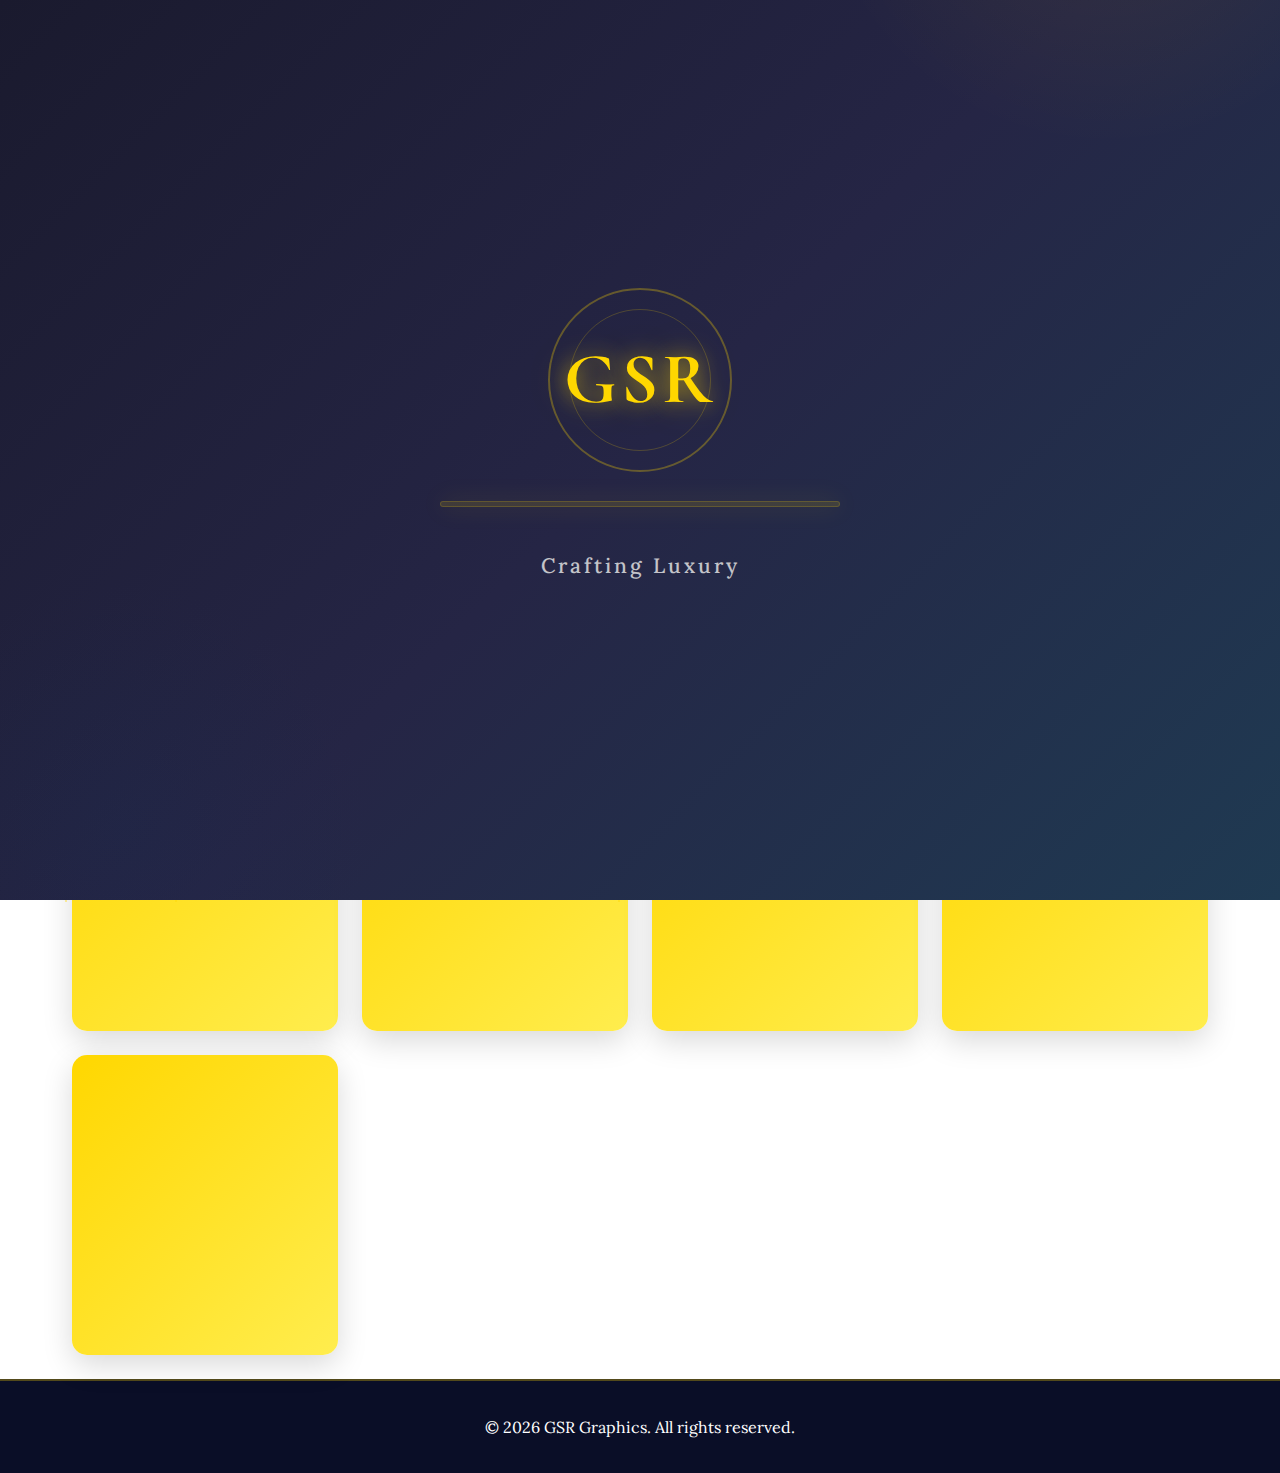
<file: gallery.html>
<!DOCTYPE html>
<html lang="en">
<head>
    <meta charset="UTF-8">
    <meta name="viewport" content="width=device-width, initial-scale=1.0">
    <title>Gallery - GSR Graphics</title>
    <link rel="stylesheet" href="css/styles.css">
    <link href="https://fonts.googleapis.com/css2?family=Cormorant+Garamond:wght@300;400;600;700&family=Lora:wght@400;600&family=Poppins:wght@300;400;500;600&display=swap" rel="stylesheet">
</head>
<body>
    <!-- Luxury Loading Screen -->
    <div id="loading-screen">
        <div class="loading-content">
            <div class="logo-animation">
                <h1>GSR</h1>
                <div class="logo-shine"></div>
            </div>
            <div class="loading-bar">
                <div class="loading-progress"></div>
            </div>
            <p class="loading-text">Crafting Luxury</p>
        </div>
    </div>

    <header>
        <nav>
            <div class="logo">
                <h1>GSR Graphics</h1>
            </div>
            <ul class="nav-links">
                <li><a href="index.html">Home</a></li>
                <li><a href="about.html">About</a></li>
                <li><a href="products.html">Products</a></li>
                <li><a href="contact.html">Contact</a></li>
            </ul>
            <div class="menu-toggle">
                <span></span>
                <span></span>
                <span></span>
            </div>
        </nav>
    </header>

    <section class="gallery-section">
        <div class="container">
            <h1>Photo Gallery</h1>
            <p class="gallery-subtitle">Explore our exquisite collection of luxury frames and gifts</p>

            <div class="gallery-filters">
                <button class="gallery-filter active" data-filter="all">All</button>
                <button class="gallery-filter" data-filter="portfolio">Portfolio</button>
                <button class="gallery-filter" data-filter="showroom">Showroom</button>
                <button class="gallery-filter" data-filter="events">Events</button>
            </div>

            <div class="gallery-grid">
                <div class="gallery-item" data-category="portfolio">
                    <div class="gallery-image">
                        <div class="placeholder-gallery" style="background-image: url('https://images.pexels.com/photos/3962669/pexels-photo-3962669.jpeg?w=500&h=500&fit=crop'); background-size: cover; background-position: center;"></div>
                        <div class="gallery-overlay">
                            <span>Mahogany Gold Frame</span>
                        </div>
                    </div>
                </div>

                <div class="gallery-item" data-category="portfolio">
                    <div class="gallery-image">
                        <div class="placeholder-gallery" style="background-image: url('https://images.pexels.com/photos/4553394/pexels-photo-4553394.jpeg?w=500&h=500&fit=crop'); background-size: cover; background-position: center;"></div>
                        <div class="gallery-overlay">
                            <span>Crystal Platinum Frame</span>
                        </div>
                    </div>
                </div>

                <div class="gallery-item" data-category="portfolio">
                    <div class="gallery-image">
                        <div class="placeholder-gallery" style="background-image: url('https://images.pexels.com/photos/3945695/pexels-photo-3945695.jpeg?w=500&h=500&fit=crop'); background-size: cover; background-position: center;"></div>
                        <div class="gallery-overlay">
                            <span>Royal Heritage Frame</span>
                        </div>
                    </div>
                </div>

                <div class="gallery-item" data-category="showroom">
                    <div class="gallery-image">
                        <div class="placeholder-gallery" style="background-image: url('https://images.pexels.com/photos/3625517/pexels-photo-3625517.jpeg?w=500&h=500&fit=crop'); background-size: cover; background-position: center;"></div>
                        <div class="gallery-overlay">
                            <span>Our Flagship Store</span>
                        </div>
                    </div>
                </div>

                <div class="gallery-item" data-category="showroom">
                    <div class="gallery-image">
                        <div class="placeholder-gallery" style="background-image: url('https://images.pexels.com/photos/3807517/pexels-photo-3807517.jpeg?w=500&h=500&fit=crop'); background-size: cover; background-position: center;"></div>
                        <div class="gallery-overlay">
                            <span>Premium Display</span>
                        </div>
                    </div>
                </div>

                <div class="gallery-item" data-category="events">
                    <div class="gallery-image">
                        <div class="placeholder-gallery" style="background-image: url('https://images.pexels.com/photos/3807514/pexels-photo-3807514.jpeg?w=500&h=500&fit=crop'); background-size: cover; background-position: center;"></div>
                        <div class="gallery-overlay">
                            <span>Launch Event 2024</span>
                        </div>
                    </div>
                </div>

                <div class="gallery-item" data-category="events">
                    <div class="gallery-image">
                        <div class="placeholder-gallery" style="background-image: url('https://images.pexels.com/photos/3622613/pexels-photo-3622613.jpeg?w=500&h=500&fit=crop'); background-size: cover; background-position: center;"></div>
                        <div class="gallery-overlay">
                            <span>Luxury Exhibition</span>
                        </div>
                    </div>
                </div>

                <div class="gallery-item" data-category="events">
                    <div class="gallery-image">
                        <div class="placeholder-gallery" style="background-image: url('https://images.pexels.com/photos/3621881/pexels-photo-3621881.jpeg?w=500&h=500&fit=crop'); background-size: cover; background-position: center;"></div>
                        <div class="gallery-overlay">
                            <span>VIP Preview</span>
                        </div>
                    </div>
                </div>

                <div class="gallery-item" data-category="portfolio">
                    <div class="gallery-image">
                        <div class="placeholder-gallery" style="background-image: url('https://images.pexels.com/photos/3273192/pexels-photo-3273192.jpeg?w=500&h=500&fit=crop'); background-size: cover; background-position: center;"></div>
                        <div class="gallery-overlay">
                            <span>Personalized Gift Box</span>
                        </div>
                    </div>
                </div>
            </div>
        </div>
    </section>

    <!-- Floating Action Button -->
    <div class="fab">
        <span>✉</span>
    </div>

    <footer>
        <div class="container">
            <p>&copy; 2026 GSR Graphics. All rights reserved.</p>
        </div>
    </footer>

    <script src="js/script.js"></script>
</body>
</html>
</file>
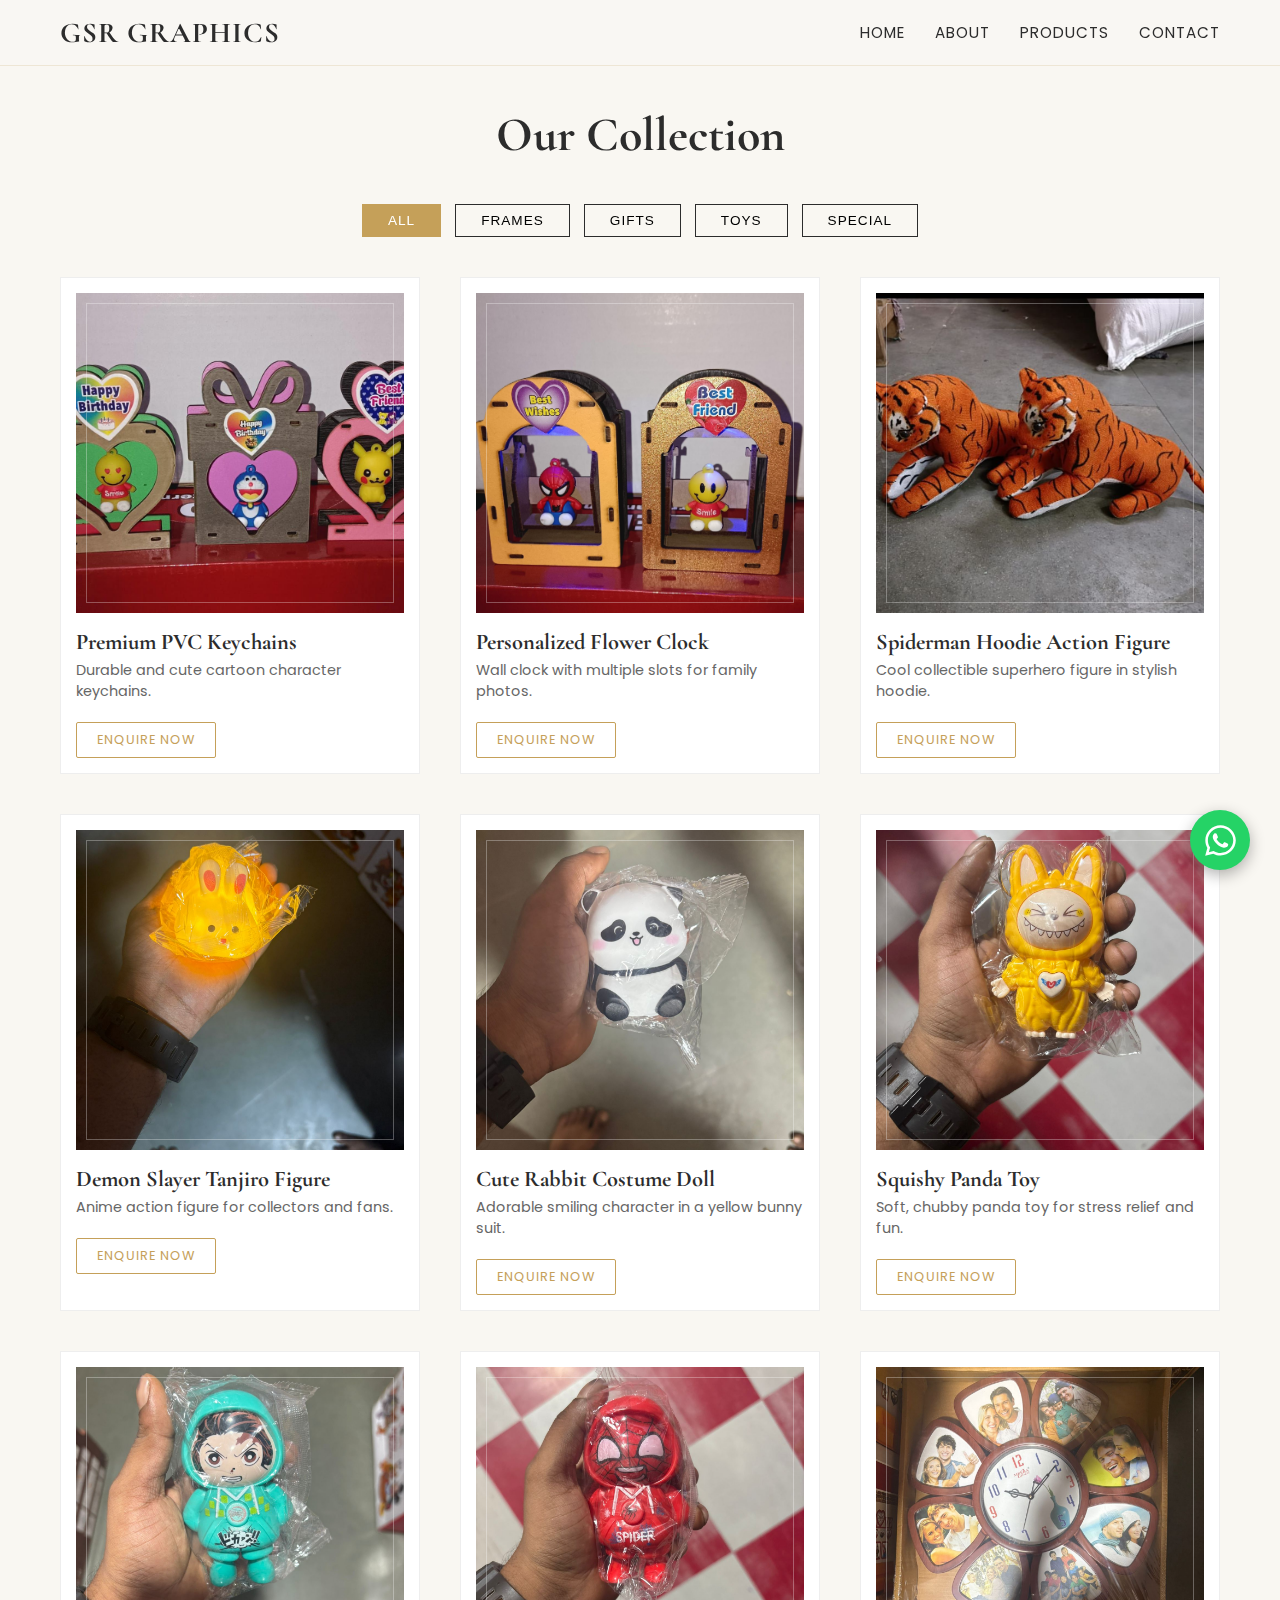
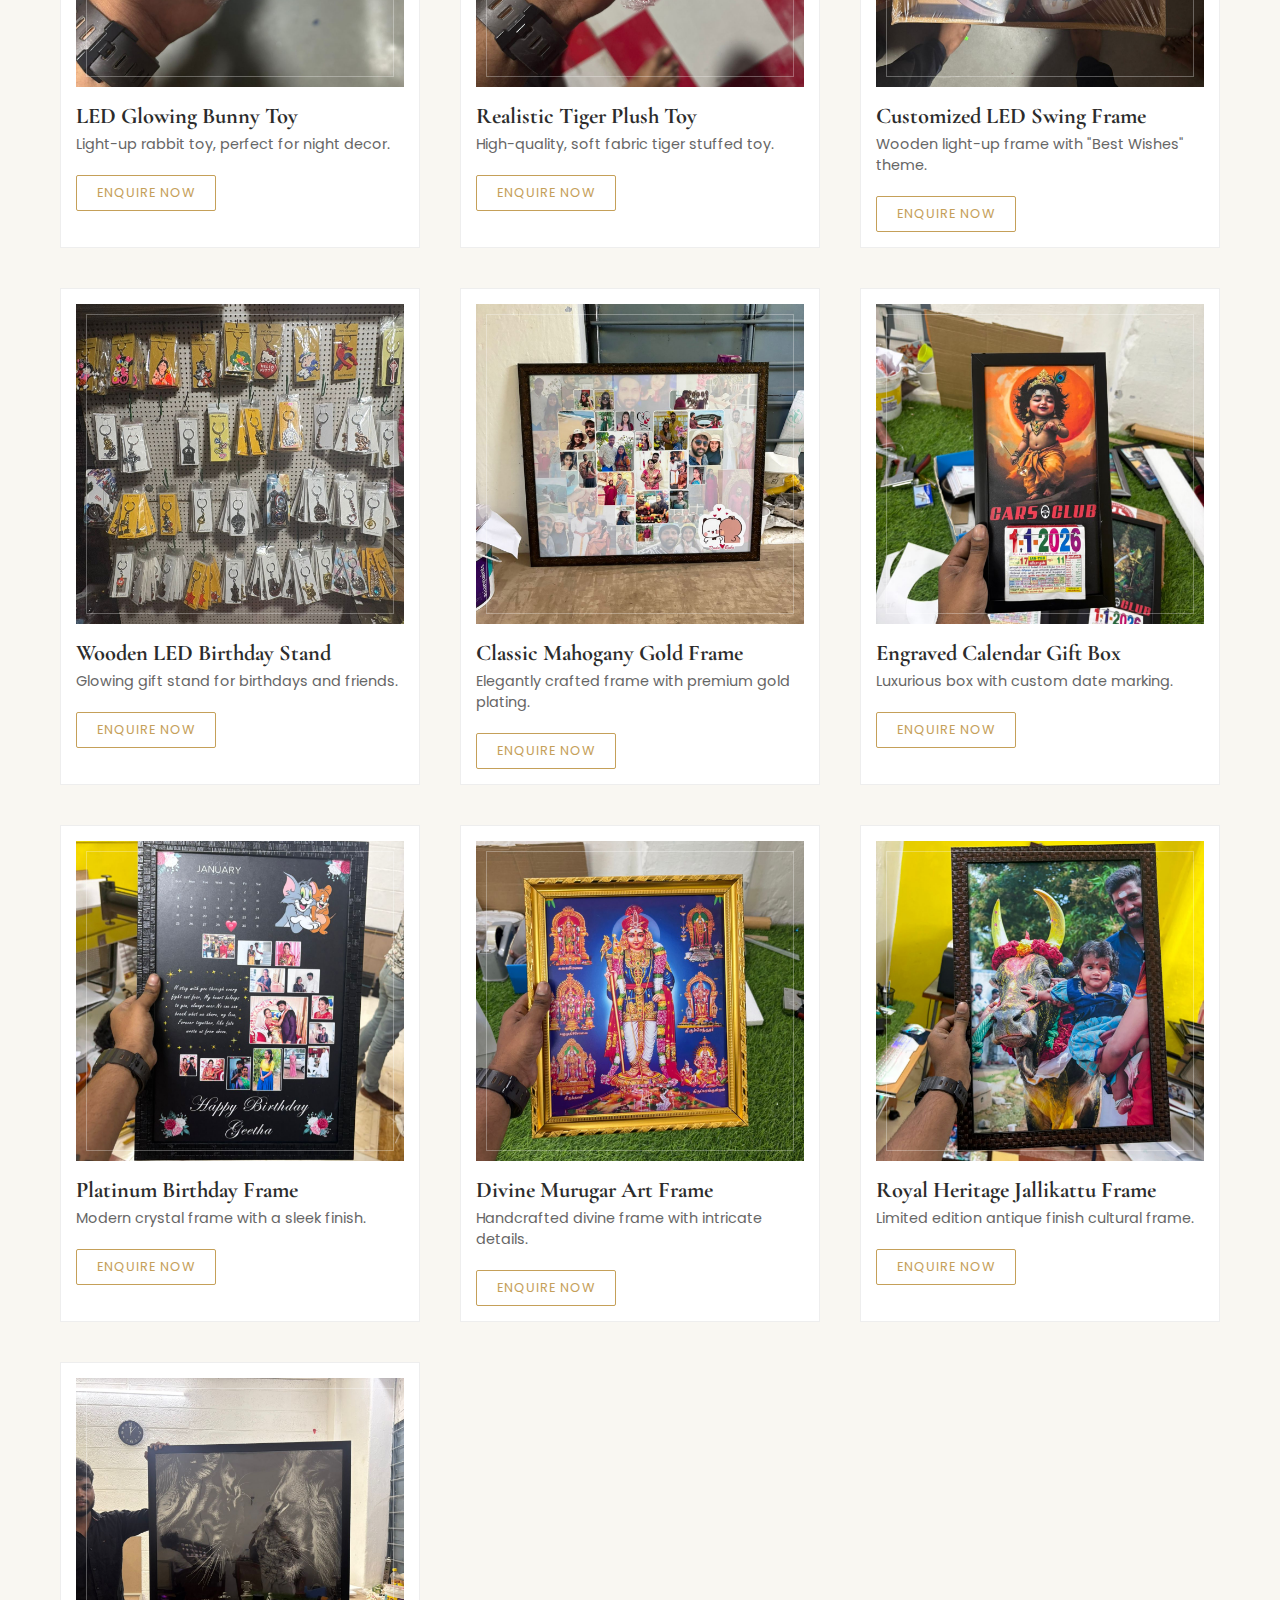
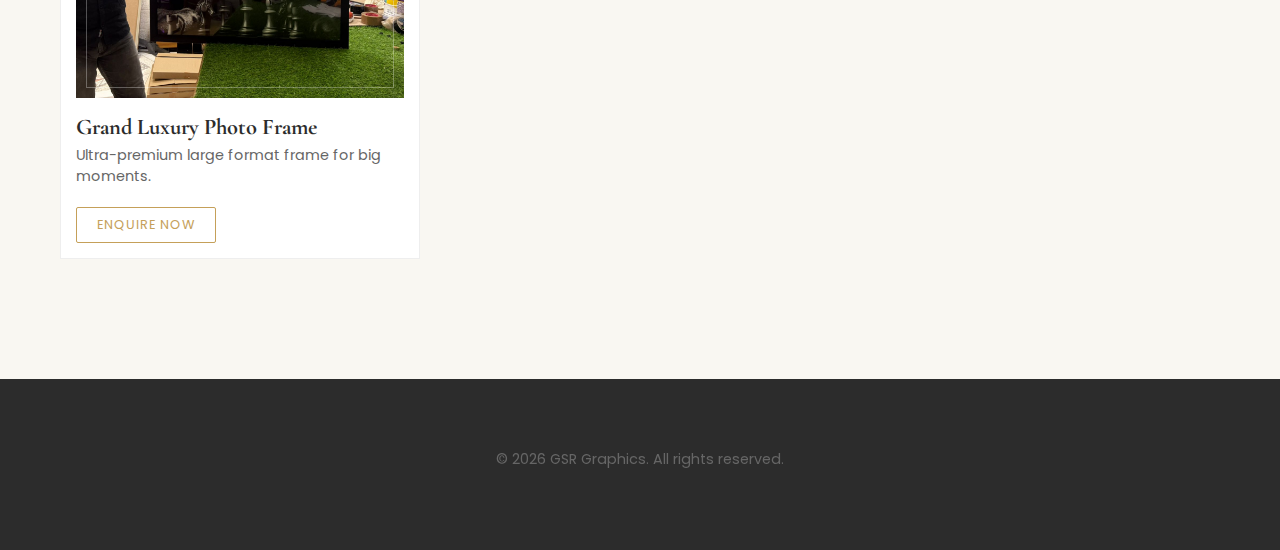
<file: products.html>
<!DOCTYPE html>
<html lang="en">
<head>
    <meta charset="UTF-8">
    <meta name="viewport" content="width=device-width, initial-scale=1.0">
    <title>Products - GSR Graphics</title>
    <link rel="icon" type="image/png" sizes="16x16" href="GSR LOGO.png">
    <link href="https://fonts.googleapis.com/css2?family=Cormorant+Garamond:wght@400;600;700&family=Poppins:wght@300;400;500&display=swap" rel="stylesheet">
    
    <style>
        :root { 
            --primary-gold: #c5a059; 
            --primary-dark: #2c2c2c; 
            --bg-color: #f9f7f2; 
            --white: #ffffff; 
            --font-heading: 'Cormorant Garamond', serif; 
            --font-body: 'Poppins', sans-serif; 
        }
        * { margin: 0; padding: 0; box-sizing: border-box; }
        
        body { 
            font-family: var(--font-body); 
            background: var(--bg-color); 
            color: var(--primary-dark); 
            animation: fadeInPage 1.2s ease-in-out;
            overflow-x: hidden;
            position: relative;
        }

        h1, h2, h3 { font-family: var(--font-heading); }
        a { text-decoration: none; color: inherit; }

        /* --- BUBBLE BACKGROUND EFFECT --- */
        .bubbles-container {
            position: fixed; top: 0; left: 0; width: 100%; height: 100%;
            z-index: -1; overflow: hidden; pointer-events: none;
        }
        .bubble {
            position: absolute; bottom: -100px;
            background-color: rgba(197, 160, 89, 0.1);
            border-radius: 50%; animation: rise 15s infinite linear;
        }
        .bubble:nth-child(1) { width: 40px; height: 40px; left: 10%; animation-duration: 8s; }
        .bubble:nth-child(2) { width: 80px; height: 80px; left: 50%; animation-duration: 11s; background-color: rgba(197, 160, 89, 0.05); }
        .bubble:nth-child(3) { width: 45px; height: 45px; left: 65%; animation-duration: 8s; animation-delay: 3s; }
        .bubble:nth-child(4) { width: 90px; height: 90px; left: 25%; animation-duration: 10s; animation-delay: 4s; background-color: rgba(197, 160, 89, 0.05); }

        @keyframes rise {
            0% { bottom: -100px; transform: translateX(0); }
            50% { transform: translateX(100px); }
            100% { bottom: 100vh; transform: translateX(-200px); }
        }

        /* Header */
        header { 
            position: sticky; top: 0; 
            background: rgba(249,247,242,0.95); 
            padding: 15px 0; z-index: 100; 
            border-bottom: 1px solid rgba(197, 160, 89, 0.2); 
            backdrop-filter: blur(5px);
        }
        nav { display: flex; justify-content: space-between; align-items: center; max-width: 1200px; margin: 0 auto; padding: 0 20px; }
        .logo h1 { font-size: 1.8rem; letter-spacing: 1px; text-transform: uppercase; }
        
        .nav-links { display: flex; gap: 30px; list-style: none; }
        .nav-links a { font-size: 0.95rem; text-transform: uppercase; letter-spacing: 1px; position: relative; }
        .nav-links a::after {
            content: ''; position: absolute; width: 0; height: 1px;
            bottom: -5px; left: 0; background-color: var(--primary-gold);
            transition: width 0.3s ease;
        }
        .nav-links a:hover::after { width: 100%; }
        .nav-links a:hover { color: var(--primary-gold); }

        .menu-toggle { display: none; cursor: pointer; font-size: 1.5rem; }

        .container { max-width: 1200px; margin: 0 auto; padding: 40px 20px; }
        .title { text-align: center; margin-bottom: 40px; font-size: 3rem; color: var(--primary-dark); }
        
        /* Filters */
        .filters { text-align: center; margin-bottom: 40px; }
        .filter-btn { padding: 8px 25px; border: 1px solid var(--primary-dark); background: none; cursor: pointer; margin: 0 5px; text-transform: uppercase; font-size: 0.85rem; transition: 0.3s; letter-spacing: 1px; }
        .filter-btn:hover, .filter-btn.active { background: var(--primary-gold); color: white; border-color: var(--primary-gold); }

        /* Grid & Effects */
        .products-grid { display: grid; grid-template-columns: repeat(auto-fill, minmax(280px, 1fr)); gap: 40px; }
        
        .product-card { 
            background: var(--white); 
            border: 1px solid #eee; 
            padding: 15px; 
            transition: all 0.4s ease; 
            animation: fadeIn 0.8s ease backwards;
            position: relative;
        }

        .product-card:hover { 
            transform: translateY(-10px); 
            box-shadow: 0 15px 30px rgba(197, 160, 89, 0.25); 
            border-color: rgba(197, 160, 89, 0.5);
        }

        .p-img { height: 320px; background: #f4f4f4; overflow: hidden; margin-bottom: 15px; position: relative; }
        
        /* Inner Frame Effect */
        .p-img::after {
            content: ''; position: absolute; top: 10px; left: 10px; right: 10px; bottom: 10px;
            border: 1px solid rgba(255,255,255,0.3); pointer-events: none; z-index: 2;
        }

        .p-img img { width: 100%; height: 100%; object-fit: cover; transition: 0.6s ease; }
        .product-card:hover img { transform: scale(1.1); }
        
        h3 { font-size: 1.4rem; margin-bottom: 5px; color: var(--primary-dark); }
        p { color: #666; font-size: 0.9rem; margin-bottom: 10px; }
        
        /* Enquire Button */
        .enquire-btn {
            display: inline-block;
            margin-top: 10px;
            padding: 8px 20px;
            border: 1px solid var(--primary-gold);
            color: var(--primary-gold);
            font-size: 0.8rem;
            text-transform: uppercase;
            letter-spacing: 1px;
            border-radius: 2px;
            transition: 0.3s;
        }
        .enquire-btn:hover {
            background-color: var(--primary-gold);
            color: white;
        }

        @keyframes fadeIn {
            from { opacity: 0; transform: translateY(20px); }
            to { opacity: 1; transform: translateY(0); }
        }
        @keyframes fadeInPage { from { opacity: 0; } to { opacity: 1; } }

        /* WhatsApp Float (RIGHT SIDE) */
        .whatsapp-float {
            position: fixed; bottom: 30px; right: 30px; /* Right Side */
            width: 60px; height: 60px;
            background-color: #25d366; color: #FFF;
            border-radius: 50%; text-align: center; font-size: 30px;
            box-shadow: 0 5px 15px rgba(0,0,0,0.3); z-index: 1000;
            display: flex; align-items: center; justify-content: center;
            transition: 0.3s;
        }
        .whatsapp-float:hover { transform: scale(1.15) rotate(10deg); background-color: #20ba5a; }
        .whatsapp-icon { width: 35px; height: 35px; fill: white; }

        footer { background: var(--primary-dark); color: #aaa; padding: 30px 0; text-align: center; margin-top: 80px; }
        
        /* Mobile */
        @media(max-width:768px){ 
            .menu-toggle { display: block; }
            .nav-links {
                position: absolute; top: 60px; left: 0; width: 100%;
                background: var(--bg-color); 
                flex-direction: column; text-align: center; padding: 20px; gap: 20px; 
                border-bottom: 1px solid rgba(197, 160, 89, 0.2); box-shadow: 0 10px 20px rgba(0,0,0,0.1);
                display: none; 
            }
            .nav-links.active { display: flex; animation: slideUp 0.3s ease; }
        }
        @keyframes slideUp { from { opacity: 0; transform: translateY(20px); } to { opacity: 1; transform: translateY(0); } }
    </style>
</head>
<body>
    
    <!-- Gold Particles Background -->
    <div class="bubbles-container">
        <div class="bubble"></div><div class="bubble"></div><div class="bubble"></div><div class="bubble"></div>
    </div>

    <header>
        <nav>
            <div class="logo"><h1>GSR Graphics</h1></div>
            <div class="menu-toggle" onclick="toggleMenu()">☰</div>
            <ul class="nav-links" id="navLinks">
                <li><a href="index.html">Home</a></li>
                <li><a href="about.html">About</a></li>
                <li><a href="products.html">Products</a></li>
                <li><a href="contact.html">Contact</a></li>
            </ul>
        </nav>
    </header>

    <div class="container">
        <h1 class="title">Our Collection</h1>
        
        <div class="filters">
            <button class="filter-btn active" onclick="filterSelection('all')">All</button>
            <button class="filter-btn" onclick="filterSelection('frames')">Frames</button>
            <button class="filter-btn" onclick="filterSelection('gifts')">Gifts</button>
            <button class="filter-btn" onclick="filterSelection('toys')">Toys</button>
            <button class="filter-btn" onclick="filterSelection('special')">Special</button>
        </div>

        <div class="products-grid">
            
            <!-- === NEW PRODUCTS (Updated Names) === -->

            <!-- 1. Keychains -->
            <div class="product-card" data-category="gifts">
                <div class="p-img"><img src="GIFT 1.jpeg" alt="Keychains"></div>
                <h3>Premium PVC Keychains</h3>
                <p>Durable and cute cartoon character keychains.</p>
                <a href="https://wa.me/916382366674" class="enquire-btn">Enquire Now</a>
            </div>

            <!-- 2. Flower Clock -->
            <div class="product-card" data-category="frames">
                <div class="p-img"><img src="Gift 2.jpeg" alt="Flower Clock"></div>
                <h3>Personalized Flower Clock</h3>
                <p>Wall clock with multiple slots for family photos.</p>
                <a href="https://wa.me/916382366674" class="enquire-btn">Enquire Now</a>
            </div>

            <!-- 3. Spiderman Toy -->
            <div class="product-card" data-category="toys">
                <div class="p-img"><img src="Gift 3.jpeg" alt="Spiderman"></div>
                <h3>Spiderman Hoodie Action Figure</h3>
                <p>Cool collectible superhero figure in stylish hoodie.</p>
                <a href="https://wa.me/916382366674" class="enquire-btn">Enquire Now</a>
            </div>

            <!-- 4. Tanjiro Toy -->
            <div class="product-card" data-category="toys">
                <div class="p-img"><img src="Gift 4.jpeg" alt="Tanjiro"></div>
                <h3>Demon Slayer Tanjiro Figure</h3>
                <p>Anime action figure for collectors and fans.</p>
                <a href="https://wa.me/916382366674" class="enquire-btn">Enquire Now</a>
            </div>

            <!-- 5. Yellow Bunny -->
            <div class="product-card" data-category="toys">
                <div class="p-img"><img src="Gift 5.jpeg" alt="Yellow Bunny"></div>
                <h3>Cute Rabbit Costume Doll</h3>
                <p>Adorable smiling character in a yellow bunny suit.</p>
                <a href="https://wa.me/916382366674" class="enquire-btn">Enquire Now</a>
            </div>

            <!-- 6. Panda -->
            <div class="product-card" data-category="toys">
                <div class="p-img"><img src="Gift 6.jpeg" alt="Panda"></div>
                <h3>Squishy Panda Toy</h3>
                <p>Soft, chubby panda toy for stress relief and fun.</p>
                <a href="https://wa.me/916382366674" class="enquire-btn">Enquire Now</a>
            </div>

            <!-- 7. Glowing Rabbit -->
            <div class="product-card" data-category="toys">
                <div class="p-img"><img src="Gift 7.jpeg" alt="Glowing Rabbit"></div>
                <h3>LED Glowing Bunny Toy</h3>
                <p>Light-up rabbit toy, perfect for night decor.</p>
                <a href="https://wa.me/916382366674" class="enquire-btn">Enquire Now</a>
            </div>

            <!-- 8. Tiger Plush -->
            <div class="product-card" data-category="toys">
                <div class="p-img"><img src="Gift 8.jpeg" alt="Tiger Plush"></div>
                <h3>Realistic Tiger Plush Toy</h3>
                <p>High-quality, soft fabric tiger stuffed toy.</p>
                <a href="https://wa.me/916382366674" class="enquire-btn">Enquire Now</a>
            </div>

            <!-- 9. LED Swing Frames -->
            <div class="product-card" data-category="gifts">
                <div class="p-img"><img src="Gift 9.jpeg" alt="LED Swing"></div>
                <h3>Customized LED Swing Frame</h3>
                <p>Wooden light-up frame with "Best Wishes" theme.</p>
                <a href="https://wa.me/916382366674" class="enquire-btn">Enquire Now</a>
            </div>

            <!-- 10. LED Gift Stand -->
            <div class="product-card" data-category="gifts">
                <div class="p-img"><img src="Gift 10.jpeg" alt="LED Stand"></div>
                <h3>Wooden LED Birthday Stand</h3>
                <p>Glowing gift stand for birthdays and friends.</p>
                <a href="https://wa.me/916382366674" class="enquire-btn">Enquire Now</a>
            </div>

            <!-- === CLASSIC COLLECTION === -->
            
            <!-- 11. Mahogany -->
            <div class="product-card" data-category="frames">
                <div class="p-img"><img src="Heart Image.jpeg" alt="Mahogany Frame"></div>
                <h3>Classic Mahogany Gold Frame</h3>
                <p>Elegantly crafted frame with premium gold plating.</p>
                <a href="https://wa.me/916382366674" class="enquire-btn">Enquire Now</a>
            </div>

            <!-- 12. Calendar -->
            <div class="product-card" data-category="gifts">
                <div class="p-img"><img src="Calendar Frame.jpeg" alt="Calendar Gift"></div>
                <h3>Engraved Calendar Gift Box</h3>
                <p>Luxurious box with custom date marking.</p>
                <a href="https://wa.me/916382366674" class="enquire-btn">Enquire Now</a>
            </div>

            <!-- 13. Birthday -->
            <div class="product-card" data-category="frames">
                <div class="p-img"><img src="Birthday.jpeg" alt="Birthday Frame"></div>
                <h3>Platinum Birthday Frame</h3>
                <p>Modern crystal frame with a sleek finish.</p>
                <a href="https://wa.me/916382366674" class="enquire-btn">Enquire Now</a>
            </div>

            <!-- 14. Murugar -->
            <div class="product-card" data-category="special">
                <div class="p-img"><img src="Murugar Frame.jpeg" alt="Murugar Frame"></div>
                <h3>Divine Murugar Art Frame</h3>
                <p>Handcrafted divine frame with intricate details.</p>
                <a href="https://wa.me/916382366674" class="enquire-btn">Enquire Now</a>
            </div>

            <!-- 15. Jallikattu -->
            <div class="product-card" data-category="special">
                <div class="p-img"><img src="Jallikattu.jpeg" alt="Heritage Frame"></div>
                <h3>Royal Heritage Jallikattu Frame</h3>
                <p>Limited edition antique finish cultural frame.</p>
                <a href="https://wa.me/916382366674" class="enquire-btn">Enquire Now</a>
            </div>

            <!-- 16. Big Frame -->
            <div class="product-card" data-category="special">
                <div class="p-img"><img src="Big Frame.jpeg" alt="Luxury Frame"></div>
                <h3>Grand Luxury Photo Frame</h3>
                <p>Ultra-premium large format frame for big moments.</p>
                <a href="https://wa.me/916382366674" class="enquire-btn">Enquire Now</a>
            </div>

        </div>
    </div>

    <footer><div class="container"><p>&copy; 2026 GSR Graphics. All rights reserved.</p></div></footer>

    <!-- WhatsApp Floating Button (RIGHT SIDE) -->
    <a href="https://wa.me/916382366674" class="whatsapp-float" target="_blank">
        <svg class="whatsapp-icon" xmlns="http://www.w3.org/2000/svg" viewBox="0 0 448 512">
            <path d="M380.9 97.1C339 55.1 283.2 32 223.9 32c-122.4 0-222 99.6-222 222 0 39.1 10.2 77.3 29.6 111L0 480l117.7-30.9c32.4 17.7 68.9 27 106.1 27h.1c122.3 0 224.1-99.6 224.1-222 0-59.3-25.2-115-67.1-157zm-157 341.6c-33.2 0-65.7-8.9-94-25.7l-6.7-4-69.8 18.3L72 359.2l-4.4-7c-18.5-29.4-28.2-63.3-28.2-98.2 0-101.7 82.8-184.5 184.6-184.5 49.3 0 95.6 19.2 130.4 54.1 34.8 34.9 56.2 81.2 56.1 130.5 0 101.8-84.9 184.6-186.6 184.6zm101.2-138.2c-5.5-2.8-32.8-16.2-37.9-18-5.1-1.9-8.8-2.8-12.5 2.8-3.7 5.6-14.3 18-17.6 21.8-3.2 3.7-6.5 4.2-12 1.4-32.6-16.3-54-29.1-75.5-66-5.7-9.8 5.7-9.1 16.3-30.3 1.8-3.7.9-6.9-.5-9.7-1.4-2.8-12.5-30.1-17.1-41.2-4.5-10.8-9.1-9.3-12.5-9.5-3.2-.2-6.9-.2-10.6-.2-3.7 0-9.7 1.4-14.8 6.9-5.1 5.6-19.4 19-19.4 46.3 0 27.3 19.9 53.7 22.6 57.4 2.8 3.7 39.1 59.7 94.8 83.8 35.2 15.2 49 16.5 66.6 13.9 10.7-1.6 32.8-13.4 37.4-26.4 4.6-13 4.6-24.1 3.2-26.4-1.3-2.5-5-3.9-10.5-6.6z"/>
        </svg>
    </a>

    <script>
        function filterSelection(c) {
            var x, i;
            var btns = document.getElementsByClassName("filter-btn");
            
            for (i = 0; i < btns.length; i++) {
                btns[i].classList.remove("active");
                if(btns[i].textContent.toLowerCase().includes(c) || (c === 'all' && btns[i].textContent === 'All')) {
                    btns[i].classList.add("active");
                }
            }

            x = document.getElementsByClassName("product-card");
            if (c == "all") c = "";
            for (i = 0; i < x.length; i++) {
                x[i].style.display = "none"; 
                if (x[i].getAttribute('data-category').indexOf(c) > -1 || c == "") {
                    x[i].style.display = "block";
                    x[i].style.animation = 'none';
                    x[i].offsetHeight; /* trigger reflow */
                    x[i].style.animation = 'fadeIn 0.6s ease forwards';
                }
            }
        }

        // Mobile Menu Toggle
        function toggleMenu() {
            const nav = document.getElementById('navLinks');
            nav.classList.toggle('active');
        }
    </script>
</body>
</html>
</file>
<file: css/styles.css>
.mobile-bar-toggle {
    display: none;
    position: fixed;
    top: 84px;
    right: 18px;
    z-index: 1001;
    background: var(--gold-primary);
    color: #23232b;
    border: none;
    border-radius: 6px;
    font-size: 2rem;
    padding: 0.2rem 0.8rem 0.3rem 0.8rem;
    box-shadow: 0 2px 8px rgba(0,0,0,0.08);
    cursor: pointer;
    transition: background 0.2s, color 0.2s;
}
.mobile-bar-toggle:active, .mobile-bar-toggle:focus {
    background: #fffbe6;
    color: var(--gold-dark);
}
@media (max-width: 900px) {
    .mobile-bar-toggle {
        display: block;
    }
    .nav-links-mobile-bar {
        display: none;
        flex-direction: column;
        position: fixed;
        top: 120px;
        left: 0;
        width: 100vw;
        background: rgba(35,35,43,0.97);
        border-bottom: 1.5px solid rgba(255, 215, 0, 0.25);
        box-shadow: 0 2px 12px rgba(0,0,0,0.08);
    }
    .nav-links-mobile-bar.active {
        display: flex;
    }
}
.nav-links-mobile-bar {
    display: none;
    list-style: none;
    margin: 0;
    padding: 0 0.5rem;
    background: rgba(35,35,43,0.92);
    position: fixed;
    top: 80px;
    left: 0;
    width: 100vw;
    z-index: 999;
    flex-direction: row;
    justify-content: space-around;
    align-items: center;
    border-bottom: 1.5px solid rgba(255, 215, 0, 0.25);
}
.nav-links-mobile-bar li {
    flex: 1;
    text-align: center;
}
.nav-links-mobile-bar a {
    display: block;
    color: var(--gold-primary);
    font-size: 1.1rem;
    font-weight: 600;
    padding: 0.8rem 0.2rem;
    text-decoration: none;
    letter-spacing: 1px;
    transition: color 0.2s, background 0.2s;
}
.nav-links-mobile-bar a:hover, .nav-links-mobile-bar a:focus {
    color: #fff;
    background: rgba(255,215,0,0.08);
}

@media (max-width: 900px) {
    .nav-links-mobile-bar {
        display: flex;
    }
}
@media (max-width: 600px) {
    .contact-info {
        display: flex;
        flex-direction: column;
        gap: 1.5rem;
        align-items: stretch;
    }
    .contact-item {
        background: rgba(42, 42, 72, 0.85);
        border-radius: 12px;
        padding: 1.2rem 1rem;
        color: var(--gold-primary);
        box-shadow: 0 2px 12px rgba(0,0,0,0.08);
        text-align: left;
    }
    .contact-item h3 {
        font-size: 1.1rem;
        margin-bottom: 0.5rem;
        color: var(--gold-primary);
    }
    .contact-item p {
        font-size: 1rem;
        color: #fff;
        margin-bottom: 0.2rem;
        word-break: break-all;
    }
}
.nav-logo-mobile {
    display: none;
}

@media (max-width: 900px) {
    .nav-logo-mobile {
        display: block;
        text-align: center;
        margin-bottom: 1.5rem;
        margin-top: -1.5rem;
    }
    .nav-logo-mobile h1 {
        color: var(--gold-primary);
        font-size: 1.5rem;
        letter-spacing: 2px;
        font-family: 'Cormorant Garamond', serif;
        font-weight: 700;
        text-transform: uppercase;
        margin: 0 auto 0.5rem auto;
        padding: 0;
    }
    .nav-links.mobile-menu {
        padding-top: 2.5rem;
    }
}

@media (max-width: 900px) {
    .nav-logo-mobile {
        display: block;
        text-align: center;
        margin-bottom: 1.5rem;
    }
    .nav-logo-mobile h1 {
        color: var(--gold-primary);
        font-size: 2rem;
        letter-spacing: 2px;
        font-family: 'Cormorant Garamond', serif;
        font-weight: 700;
        text-transform: uppercase;
        margin: 0 auto 0.5rem auto;
        padding: 0;
    }
}
/* Reset and base styles */
* {
    margin: 0;
    padding: 0;
    box-sizing: border-box;
}

:root {
    /* Primary Gold Color */
    --gold-primary: #ffd700;
    --gold-light: #ffed4e;
    --gold-dark: #d4af37;
    
    /* Dark Navy/Blue Tones - LIGHTENED */
    --dark-primary: #1a1a2e;
    --dark-secondary: #252545;
    --dark-tertiary: #333355;
    --dark-blue: #1f3a52;
    --dark-navy: #2a2a48;
    
    /* Light Colors */
    --light-bg: #fafbfd;
    --light-bg-secondary: #f2f5f9;
    --text-light: #e0e0e0;
    --text-lighter: #e8e8e8;
    --text-primary: #333;
    --text-dark: #0d0d1a;
    --text-muted: #2d2d3d;
    
    /* Neutrals */
    --white: #ffffff;
    --white-overlay: rgba(255, 255, 255, 0.1);
}

body {
    font-family: 'Lora', serif;
    line-height: 1.8;
    color: var(--text-primary);
    background: linear-gradient(135deg, var(--light-bg) 0%, var(--light-bg-secondary) 100%);
        overflow-x: hidden;
        cursor: none;
        background-image: 
                radial-gradient(circle at 25% 25%, rgba(255, 215, 0, 0.05) 0%, transparent 50%),
                radial-gradient(circle at 75% 75%, rgba(255, 215, 0, 0.05) 0%, transparent 50%);
        background-attachment: fixed;
        font-size: 1rem;
        font-weight: 300;
        scroll-behavior: smooth;
        padding-top: 80px;
}

@media (max-width: 900px) {
    body {
        padding-top: 64px;
    }
}

h1, h2, h3 {
    font-family: 'Cormorant Garamond', serif;
    font-weight: 700;
    letter-spacing: 2px;
    text-transform: uppercase;
    color: #0d0d1a;
}

h2 {
    position: relative;
    padding-bottom: 2rem;
    margin-bottom: 2.5rem;
    font-size: 2.5rem;
}

h2::before {
    content: '';
    position: absolute;
    top: -1rem;
    left: 50%;
    transform: translateX(-50%);
    width: 60px;
    height: 3px;
    background: linear-gradient(90deg, transparent, var(--gold-primary), transparent);
}

h2::after {
    content: '';
    position: absolute;
    bottom: 0;
    left: 50%;
    transform: translateX(-50%);
    width: 100px;
    height: 2px;
    background: linear-gradient(90deg, transparent, var(--gold-primary), transparent);
}

.container {
    max-width: 1200px;
    margin: 0 auto;
    padding: 0 clamp(1rem, 4vw, 2rem);
}

/* Header */
header {
    background: rgba(35, 35, 43, 0.85);
    backdrop-filter: blur(0);
    position: fixed;
    top: 0;
    left: 0;
    width: 100%;
    z-index: 9999;
    background: #fff;
    box-shadow: 0 2px 12px rgba(0,0,0,0.08);
    border-bottom: 1.5px solid rgba(255, 215, 0, 0.15);
    height: 80px;
    min-height: 80px;
    display: flex;
    align-items: center;
}

header::after {
    content: '';
    position: absolute;
    top: 0;
    left: 0;
    right: 0;
    height: 1.5px;
    background: linear-gradient(90deg, transparent, rgba(255, 215, 0, 0.5), transparent);
}

nav {
    display: flex;
    justify-content: space-between;
    align-items: center;
    padding: 1.2rem clamp(0.8rem, 4vw, 2.5rem);
    max-width: 1400px;
    margin: 0 auto;
    width: 100%;
    flex-wrap: nowrap;
    gap: 1.5rem;
    background: #23232b;
    box-shadow: 0 2px 12px rgba(0,0,0,0.08);
    color: var(--gold-primary);
}

.logo {
    display: flex;
    align-items: center;
    flex-shrink: 0;
}

.logo h1 {
    color: var(--gold-primary);
    font-size: clamp(1.5rem, 3vw, 2rem);
    text-shadow: 0 0 20px rgba(255, 215, 0, 0.7), 0 2px 10px rgba(0, 0, 0, 0.5);
    margin: 0;
    font-weight: 700;
    letter-spacing: 3px;
    transition: all 0.3s ease;
}

.logo h1:hover {
    text-shadow: 0 0 30px rgba(255, 215, 0, 0.9), 0 2px 15px rgba(0, 0, 0, 0.5);
    transform: scale(1.03);
}

.nav-links {
    display: flex;
    list-style: none;
    gap: clamp(0.5rem, 3vw, 2.5rem);
    flex: 1;
    justify-content: flex-end;
}

.nav-links li {
    margin: 0;
}

.nav-links a {
    color: var(--gold-primary);
    text-decoration: none;
    font-weight: 500;
    transition: all 0.3s cubic-bezier(0.34, 1.56, 0.64, 1);
    position: relative;
    font-size: clamp(0.85rem, 2vw, 0.95rem);
    padding: 0.8rem 1.2rem;
    min-height: 44px;
    display: flex;
    align-items: center;
    border-radius: 8px;
    letter-spacing: 0.5px;
}

.nav-links a:hover {
    color: #fff;
    background: rgba(255, 215, 0, 0.10);
    transform: translateY(-3px);
    box-shadow: 0 8px 20px rgba(255, 215, 0, 0.15);
}

.nav-links a::before {
    content: '';
    position: absolute;
    bottom: 0;
    left: 50%;
    width: 0;
    height: 2px;
    background: linear-gradient(90deg, transparent, var(--gold-primary), transparent);
    transition: all 0.3s ease;
    transform: translateX(-50%);
}

.nav-links a:hover::before {
    width: 70%;
}

/* Hero Section */
.hero {
    min-height: 100vh;
    display: flex;
    align-items: center;
    justify-content: space-between;
    padding: clamp(2rem, 5vw, 4rem);
    background: linear-gradient(135deg, #2a2a48 0%, #323258 50%, #1f3a52 100%);
    position: relative;
    overflow: hidden;
    margin-top: 0;
    flex-wrap: wrap;
}

.hero::before {
    content: '';
    position: absolute;
    top: -50%;
    right: -10%;
    width: 600px;
    height: 600px;
    background: radial-gradient(circle, rgba(255, 215, 0, 0.12) 0%, transparent 70%);
    animation: floatAnimation 25s ease-in-out infinite;
    z-index: 1;
    filter: blur(40px);
}

.hero::after {
    content: '';
    position: absolute;
    bottom: -20%;
    left: -10%;
    width: 500px;
    height: 500px;
    background: radial-gradient(circle, rgba(31, 58, 82, 0.3) 0%, transparent 70%);
    animation: floatAnimation 30s ease-in-out infinite reverse;
    z-index: 1;
    filter: blur(40px);
}

.hero-content {
    flex: 1;
    color: var(--white);
    z-index: 2;
    min-width: 100%;
    padding: 4rem 0;
    text-align: center;
    animation: slideUp 1s ease-out;
}

.hero h2 {
    font-size: clamp(2.5rem, 8vw, 4rem);
    margin-bottom: 2rem;
    text-shadow: 2px 4px 8px rgba(0,0,0,0.6);
    line-height: 1.2;
    letter-spacing: 3px;
    font-weight: 700;
    color: var(--white);
    padding-bottom: 1rem;
}

.hero h2::before,
.hero h2::after {
    display: none;
}

.hero p {
    font-size: clamp(1.1rem, 4vw, 1.4rem);
    margin-bottom: 3rem;
    opacity: 0.98;
    line-height: 1.6;
    font-weight: 400;
    color: #e8e8e8;
    letter-spacing: 1px;
}

.cta-button {
    display: inline-block;
    background: linear-gradient(135deg, var(--gold-primary) 0%, var(--gold-light) 50%, var(--gold-primary) 100%);
    color: #1a1a2e;
    padding: clamp(1rem, 2vw, 1.2rem) clamp(2rem, 4vw, 3rem);
    text-decoration: none;
    border-radius: 50px;
    font-weight: 700;
    letter-spacing: 1.5px;
    transition: all 0.4s cubic-bezier(0.34, 1.56, 0.64, 1);
    box-shadow: 0 20px 50px rgba(255, 215, 0, 0.35), 0 5px 15px rgba(0, 0, 0, 0.2);
    border: 2px solid transparent;
    position: relative;
    overflow: hidden;
    text-transform: uppercase;
}

.cta-button::before {
    content: '';
    position: absolute;
    top: 0;
    left: -100%;
    width: 100%;
    height: 100%;
    background: rgba(0, 0, 0, 0.15);
    transition: left 0.3s ease;
}

.cta-button:hover {
    transform: translateY(-5px);
    box-shadow: 0 30px 70px rgba(255, 215, 0, 0.45), 0 10px 25px rgba(0, 0, 0, 0.3);
    background: linear-gradient(135deg, #2a2a48 0%, #333355 100%);
    color: var(--gold-primary);
    border-color: var(--gold-primary);
}

.cta-button:hover::before {
    left: 100%;
}

.hero-image {
    flex: 1;
    position: relative;
    z-index: 1;
    min-width: 100%;
    display: flex;
    justify-content: center;
    align-items: center;
}

.graphic-element {
    width: clamp(250px, 60vw, 400px);
    height: clamp(250px, 60vw, 400px);
    background: linear-gradient(45deg, rgba(255,255,255,0.1), rgba(255,255,255,0.05));
    border-radius: 50%;
    position: relative;
    margin: 0 auto;
    box-shadow: 0 20px 40px rgba(0,0,0,0.3);
    backdrop-filter: blur(10px);
}

.graphic-element::before {
    content: '';
    position: absolute;
    top: 20px;
    left: 20px;
    right: 20px;
    bottom: 20px;
    border: 2px solid rgba(255,215,0,0.3);
    border-radius: 50%;
    animation: rotate 20s linear infinite;
}

@keyframes rotate {
    from { transform: rotate(0deg); }
    to { transform: rotate(360deg); }
}

/* Carousel */
.carousel {
    position: relative;
    width: clamp(280px, 80vw, 450px);
    height: clamp(280px, 80vw, 450px);
    border-radius: 20px;
    overflow: hidden;
    box-shadow: 0 30px 70px rgba(0,0,0,0.35);
    background: linear-gradient(135deg, #ffd700, #ffed4e);
    aspect-ratio: 1 / 1;
    animation: slideUp 0.8s ease-out;
}

.carousel-container {
    position: relative;
    width: 100%;
    height: 100%;
}

.carousel-slide {
    display: none;
    width: 100%;
    height: 100%;
    position: absolute;
    top: 0;
    left: 0;
    overflow: hidden;
}

.carousel-slide.active {
    display: block;
}

.carousel-slide img {
    width: 100%;
    height: 100%;
    object-fit: cover;
    object-position: center;
    transition: transform 0.5s cubic-bezier(0.34, 1.56, 0.64, 1);
    display: block;
}

.carousel-slide.active img {
    animation: zoomIn 0.8s ease;
}

@keyframes zoomIn {
    from { transform: scale(1.08); opacity: 0; }
    to { transform: scale(1); opacity: 1; }
}

.carousel-control {
    position: absolute;
    top: 50%;
    transform: translateY(-50%);
    background: rgba(255, 215, 0, 0.85);
    color: #1a1a2e;
    border: 2px solid rgba(255, 215, 0, 0.3);
    padding: clamp(12px, 2vw, 18px) clamp(16px, 3vw, 24px);
    cursor: pointer;
    font-size: clamp(1.2rem, 2vw, 1.6rem);
    z-index: 10;
    transition: all 0.4s cubic-bezier(0.34, 1.56, 0.64, 1);
    border-radius: 8px;
    font-weight: bold;
}

.carousel-control:hover {
    background: #ffd700;
    transform: translateY(-50%) scale(1.15);
}

.carousel-control.prev {
    left: clamp(-50px, -5vw, 15px);
}

.carousel-control.next {
    right: clamp(-50px, -5vw, 15px);
}

.carousel-dots {
    position: absolute;
    bottom: 20px;
    left: 50%;
    transform: translateX(-50%);
    display: flex;
    gap: 10px;
    z-index: 10;
}

.dot {
    width: 12px;
    height: 12px;
    border-radius: 50%;
    background: rgba(255, 255, 255, 0.5);
    cursor: pointer;
    transition: all 0.3s ease;
    border: 2px solid rgba(255, 215, 0, 0.5);
}

.dot.active {
    background: #ffd700;
    transform: scale(1.3);
    border-color: #ffd700;
}

/* About Section */
.about {
    padding: clamp(1.5rem, 4vw, 3rem) 0;
    background: linear-gradient(135deg, #fafbfd 0%, #f2f5f9 100%);
    position: relative;
}

.about::before {
    content: '';
    position: absolute;
    bottom: 0;
    left: 0;
    right: 0;
    height: 200px;
    background: linear-gradient(to top, rgba(255, 215, 0, 0.05), transparent);
    pointer-events: none;
}

.about h2 {
    text-align: center;
    margin-bottom: clamp(1.5rem, 4vw, 2.5rem);
    color: #0d0d1a;
    font-size: clamp(2rem, 6vw, 2.8rem);
    animation: slideUp 0.8s ease-out;
}

.about p {
    text-align: center;
    max-width: 800px;
    margin: 0 auto clamp(2rem, 5vw, 3.5rem);
    font-size: clamp(1rem, 3vw, 1.1rem);
    color: #2d2d3d;
    line-height: 1.8;
}

/* Statistics Section */
.statistics {
    padding: clamp(2.5rem, 5vw, 4.5rem) 0;
    background: linear-gradient(135deg, #2a2a48 0%, #323258 100%);
    position: relative;
    overflow: hidden;
}

.statistics::before {
    content: '';
    position: absolute;
    top: 0;
    left: 0;
    right: 0;
    bottom: 0;
    background: url('data:image/svg+xml,<svg xmlns="http://www.w3.org/2000/svg" viewBox="0 0 100 100"><defs><pattern id="grain" width="100" height="100" patternUnits="userSpaceOnUse"><circle cx="25" cy="25" r="1" fill="%23ffffff" opacity="0.1"/><circle cx="75" cy="75" r="1" fill="%23ffffff" opacity="0.1"/><circle cx="50" cy="50" r="2" fill="%23ffffff" opacity="0.05"/></pattern></defs><rect width="100" height="100" fill="url(%23grain)"/></svg>');
    pointer-events: none;
}

.stats-grid {
    display: grid;
    grid-template-columns: repeat(3, 1fr);
    gap: clamp(1rem, 3vw, 1.8rem);
    position: relative;
    z-index: 1;
}

.stat-card {
    text-align: center;
    padding: clamp(1.5rem, 4vw, 2.2rem) clamp(1rem, 2.5vw, 1.8rem);
    background: linear-gradient(135deg, rgba(255, 215, 0, 0.08) 0%, rgba(255, 215, 0, 0.04) 100%);
    backdrop-filter: blur(30px);
    border-radius: 20px;
    border: 2px solid rgba(255, 215, 0, 0.5);
    transition: all 0.5s cubic-bezier(0.34, 1.56, 0.64, 1);
    color: #fff;
    aspect-ratio: 1 / 1.2;
    display: flex;
    flex-direction: column;
    justify-content: center;
    position: relative;
    overflow: hidden;
    box-shadow: 0 20px 50px rgba(0, 0, 0, 0.2), inset 0 1px 0 rgba(255, 255, 255, 0.1);
}

.stat-card::before {
    content: '';
    position: absolute;
    top: -50%;
    right: -50%;
    width: 200%;
    height: 200%;
    background: radial-gradient(circle, rgba(255, 215, 0, 0.2) 0%, transparent 70%);
    opacity: 0;
    transition: opacity 0.5s ease;
    z-index: 0;
}

.stat-card:hover {
    transform: translateY(-12px) scale(1.08);
    background: linear-gradient(135deg, rgba(255, 215, 0, 0.15) 0%, rgba(255, 215, 0, 0.08) 100%);
    border-color: var(--gold-primary);
    box-shadow: 0 40px 90px rgba(255, 215, 0, 0.45), inset 0 1px 0 rgba(255, 255, 255, 0.15);
}

.stat-card:hover::before {
    opacity: 1;
}

.stat-number {
    font-size: clamp(2rem, 5vw, 3.2rem);
    font-weight: 700;
    color: var(--gold-primary);
    margin-bottom: 0.5rem;
    font-family: 'Cormorant Garamond', serif;
    letter-spacing: 2px;
    text-shadow: 0 0 20px rgba(255, 215, 0, 0.6), 0 0 40px rgba(255, 215, 0, 0.3);
    position: relative;
    z-index: 1;
    animation: scaleIn 0.6s ease-out;
}

.stat-label {
    font-size: clamp(0.85rem, 2vw, 1rem);
    letter-spacing: 1px;
    opacity: 0.95;
    font-family: 'Lora', serif;
    font-weight: 500;
    position: relative;
    z-index: 1;
    text-transform: uppercase;
}

.features {
    display: grid;
    grid-template-columns: repeat(auto-fit, minmax(250px, 1fr));
    gap: 2rem;
    margin-top: 3rem;
}

.feature {
    text-align: center;
    padding: 2rem;
    background: linear-gradient(135deg, #f5f7fa 0%, #c3cfe2 100%);
    border-radius: 10px;
    box-shadow: 0 10px 30px rgba(0,0,0,0.1);
    transition: transform 0.3s ease;
}

.feature:hover {
    transform: translateY(-5px);
}

.feature h3 {
    color: #333;
    margin-bottom: 1rem;
}

/* Products Section */
.products {
    padding: clamp(1.5rem, 4vw, 3rem) 0;
    background: linear-gradient(135deg, #2a2a48 0%, #323258 100%);
    color: #fff;
    position: relative;
    overflow: hidden;
}

.products::before {
    content: '';
    position: absolute;
    top: -50%;
    right: -20%;
    width: 400px;
    height: 400px;
    background: radial-gradient(circle, rgba(255, 215, 0, 0.05) 0%, transparent 70%);
    animation: floatAnimation 25s ease-in-out infinite;
    z-index: 1;
}

.products h2 {
    text-align: center;
    margin-bottom: clamp(2rem, 4vw, 3rem);
    font-size: clamp(2rem, 6vw, 2.8rem);
    color: #fff;
    position: relative;
    z-index: 2;
}

.product-grid {
    display: grid;
    grid-template-columns: repeat(auto-fit, minmax(280px, 1fr));
    gap: 2.5rem;
}

.product-carousel {
    position: relative;
    max-width: clamp(280px, 90vw, 500px);
    margin: 0 auto;
    display: flex;
    align-items: center;
    justify-content: center;
    min-height: 500px;
}

.product-carousel .product-card {
    display: none;
    animation: fadeInProduct 0.5s ease;
    position: absolute;
    width: 100%;
    max-width: 100%;
}

.product-carousel .product-card.active {
    display: block;
    position: relative;
}

@keyframes fadeInProduct {
    from {
        opacity: 0;
    }
    to {
        opacity: 1;
    }
}

.product-card {
    background: rgba(255, 215, 0, 0.03);
    backdrop-filter: blur(15px);
    border-radius: 18px;
    overflow: hidden;
    box-shadow: 0 20px 50px rgba(0,0,0,0.15);
    transition: all 0.5s cubic-bezier(0.34, 1.56, 0.64, 1);
    border: 1px solid rgba(255, 215, 0, 0.15);
    position: relative;
    width: 100%;
    max-width: 100%;
}

.product-card::before {
    content: '';
    position: absolute;
    top: 0;
    left: 0;
    right: 0;
    bottom: 0;
    background: linear-gradient(135deg, rgba(255, 215, 0, 0.1) 0%, transparent 100%);
    opacity: 0;
    transition: opacity 0.5s ease;
    z-index: 1;
}

.product-card:hover {
    transform: translateY(-15px) scale(1.02);
    box-shadow: 0 40px 80px rgba(255, 215, 0, 0.25);
    border-color: rgba(255, 215, 0, 0.3);
}

.product-card:hover::before {
    opacity: 1;
}

.product-image {
    height: 320px;
    background: linear-gradient(135deg, #c0c0c0 0%, #e8e8e8 100%);
    display: flex;
    align-items: center;
    justify-content: center;
    position: relative;
    aspect-ratio: 5 / 6;
    overflow: hidden;
}

.product-image::after {
    content: '';
    position: absolute;
    top: 0;
    left: 0;
    right: 0;
    bottom: 0;
    background: radial-gradient(circle at center, transparent 0%, rgba(0,0,0,0.1) 100%);
    z-index: 2;
}

.product-image img {
    width: 100%;
    height: 100%;
    object-fit: cover;
    transition: transform 0.5s cubic-bezier(0.34, 1.56, 0.64, 1);
    filter: brightness(1);
}

.product-card:hover .product-image img {
    transform: scale(1.12) rotate(2deg);
    filter: brightness(1.1);
}

.product-card h3 {
    padding: clamp(1rem, 3vw, 1.5rem) clamp(1rem, 3vw, 1.5rem) 0.3rem;
    font-size: clamp(1rem, 3vw, 1.3rem);
    color: #ffffff;
    letter-spacing: 1px;
    position: relative;
    z-index: 2;
}

.product-card p {
    padding: 0.5rem clamp(1rem, 3vw, 1.5rem);
    opacity: 0.9;
    font-size: clamp(0.85rem, 2vw, 0.95rem);
    color: #e8e8e8;
    position: relative;
    z-index: 2;
}

.price {
    display: block;
    padding: clamp(0.8rem, 2vw, 1rem) clamp(1rem, 3vw, 1.5rem);
    font-size: clamp(1rem, 3vw, 1.2rem);
    font-weight: 700;
    color: #ffffff;
    position: relative;
    z-index: 2;
    letter-spacing: 1px;
}

/* Contact Section */
.contact {
    padding: 5rem 0;
    background: #fff;
}

.contact h2 {
    text-align: center;
    margin-bottom: 3rem;
    color: #333;
    font-size: 2.5rem;
}

.contact-info {
    display: grid;
    grid-template-columns: repeat(auto-fit, minmax(250px, 1fr));
    gap: 2rem;
}

.contact-item {
    text-align: center;
    padding: 2rem;
    background: linear-gradient(135deg, #fafbfd 0%, #f2f5f9 100%);
    border-radius: 10px;
    box-shadow: 0 10px 30px rgba(0,0,0,0.1);
}

.contact-item h3 {
    color: #333;
    margin-bottom: 1rem;
}

/* Google Form Section */
.google-form-section {
    padding: clamp(3rem, 8vw, 6rem) 0;
    background: linear-gradient(135deg, #fafbfd 0%, #f2f5f9 100%);
    border-top: 2px solid rgba(255, 215, 0, 0.2);
}

.google-form-section h2 {
    text-align: center;
    color: #0d0d1a;
    font-size: clamp(2rem, 6vw, 2.8rem);
    margin-bottom: clamp(1rem, 3vw, 1.5rem);
}

.form-lead {
    text-align: center;
    max-width: 700px;
    margin: 0 auto clamp(2rem, 5vw, 3rem);
    font-size: clamp(0.95rem, 2vw, 1.1rem);
    color: #2d2d3d;
    line-height: 1.8;
}

.form-embed-container {
    max-width: 1000px;
    margin: 0 auto clamp(2rem, 4vw, 3rem);
    padding: clamp(1.5rem, 3vw, 2.5rem);
    background: #fff;
    border-radius: 18px;
    box-shadow: 0 20px 60px rgba(0,0,0,0.1);
    border: 1px solid rgba(255, 215, 0, 0.1);
}

.form-embed-container iframe {
    border-radius: 12px;
    display: block;
    margin: 0 auto;
}

.form-note {
    text-align: center;
    max-width: 700px;
    margin: clamp(1.5rem, 3vw, 2.5rem) auto 0;
    font-size: clamp(0.85rem, 2vw, 0.95rem);
    color: #888;
    font-style: italic;
    opacity: 0.85;
}

/* Image Optimization */
img {
    max-width: 100%;
    height: auto;
    display: block;
}

/* Gallery Images */
.gallery-item img {
    width: 100%;
    height: 100%;
    object-fit: cover;
    object-position: center;
}

/* Carousel Images */
.carousel-slide img {
    width: 100%;
    height: 100%;
    object-fit: cover;
    object-position: center;
}

/* Product Images */
.product-image img {
    width: 100%;
    height: 100%;
    object-fit: cover;
    object-position: center;
}

/* About Section Images */
.placeholder-image-large {
    width: 100%;
    height: 400px;
    background: linear-gradient(135deg, #ffd700, #ffed4e);
    border-radius: 15px;
    display: flex;
    align-items: center;
    justify-content: center;
    color: #333;
    font-weight: bold;
    font-size: 1.2rem;
    box-shadow: 0 15px 40px rgba(0,0,0,0.2);
    overflow: hidden;
}

.about-image {
    animation: slideInRight 0.8s ease-out;
}

.team-image {
    width: clamp(80px, 15vw, 120px);
    height: clamp(80px, 15vw, 120px);
    background: linear-gradient(135deg, #ffd700, #ffed4e);
    border-radius: 50%;
    display: flex;
    align-items: center;
    justify-content: center;
    font-size: clamp(2.5rem, 5vw, 4rem);
    margin: 0 auto clamp(1rem, 2vw, 1.5rem);
    box-shadow: 0 10px 30px rgba(255, 215, 0, 0.3);
}

/* Responsive Image Handling */
picture {
    display: block;
}

picture img {
    width: 100%;
    height: auto;
    display: block;
}

/* Footer */
footer {
    background: #0a0e27;
    color: #fff;
    text-align: center;
    padding: 2rem 0;
    border-top: 2px solid rgba(255, 215, 0, 0.3);
}

/* Floating Action Button */
.fab {
    position: fixed;
    bottom: 2rem;
    right: 2rem;
    width: 60px;
    height: 60px;
    background: linear-gradient(45deg, #ffd700, #ffed4e);
    border-radius: 50%;
    display: flex;
    justify-content: center;
    align-items: center;
    cursor: pointer;
    box-shadow: 0 4px 20px rgba(255, 215, 0, 0.4);
    transition: all 0.3s ease;
    z-index: 1000;
    font-size: 1.5rem;
}

.fab:hover {
    transform: scale(1.1);
    box-shadow: 0 6px 30px rgba(255, 215, 0, 0.6);
}

.fab:active {
    transform: scale(0.95);
}

/* Responsive Design */
@media (max-width: 1024px) {
    nav {
        padding: 1.2rem 1.5rem;
    }

    .logo h1 {
        font-size: 1.6rem;
        letter-spacing: 2px;
    }

    .nav-links {
        gap: 1.5rem;
    }

    .nav-links a {
        padding: 0.7rem 1rem;
        font-size: 0.9rem;
    }

    .product-grid {
        grid-template-columns: repeat(2, 1fr);
    }

    .features {
        grid-template-columns: repeat(2, 1fr);
    }

    .hero h2 {
        font-size: 2.8rem;
    }

    .hero p {
        font-size: 1.2rem;
    }

    .cta-button {
        padding: 0.95rem 2.2rem;
        font-size: 0.9rem;
    }
}

/* Responsive Design - Tablet */
@media (max-width: 900px) {
    .nav-links {
        gap: 1rem;
    }

    .logo h1 {
        font-size: 1.4rem;
    }

    .stat-card {
        padding: 1.2rem;
    }

    .stat-number {
        font-size: 2rem;
    }
}

/* Responsive Design - Mobile */
@media (max-width: 768px) {
    header {
        padding: 0;
    }

    nav {
        padding: 1rem 1rem;
        justify-content: space-between;
        gap: 1rem;
    }

    .logo h1 {
        font-size: 1.3rem;
        letter-spacing: 2px;
    }

    .nav-links {
        display: flex;
        flex-direction: column;
        gap: 0;
        flex: none;
        width: 100vw;
        background: #fff;
        position: static;
        box-shadow: none;
        padding: 0.5rem 0;
    }

    .nav-links li {
        margin: 1.2rem 0;
    }

    .nav-links a {
        font-size: 1.05rem;
        min-height: 50px;
        padding: 0.75rem 1.5rem;
        display: block;
        width: 100%;
        border-radius: 8px;
    }

    .nav-links a:hover {
        background: rgba(255, 215, 0, 0.18);
    }

    .menu-toggle {
        display: flex;
        z-index: 1001;
    }

    .menu-toggle span {
        width: 24px;
        height: 2.5px;
        background: var(--gold-primary);
    }

    .nav-links.mobile-menu {
        display: flex;
        width: 100vw;
        right: -100vw;
        height: calc(100vh - 60px);
        top: 60px;
        background: linear-gradient(135deg, rgba(42, 42, 72, 0.98) 0%, rgba(50, 50, 88, 0.98) 100%);
    }

    .nav-links.mobile-menu.active {
        right: 0;
    }

    .hero {
        padding: 2rem 1.2rem;
        min-height: auto;
        margin-top: 60px;
    }

    .hero-content {
        padding: 2rem 0;
    }

    .hero h2 {
        font-size: 1.8rem;
        margin-bottom: 1.5rem;
        padding-bottom: 0;
    }

    .hero p {
        font-size: 1rem;
        margin-bottom: 2rem;
    }

    .cta-button {
        padding: 0.85rem 1.8rem;
        font-size: 0.85rem;
        letter-spacing: 1px;
    }

    .cta-button:hover {
        transform: translateY(-3px);
        box-shadow: 0 20px 50px rgba(255, 215, 0, 0.35);
    }

    .product-grid {
        grid-template-columns: 1fr;
    }

    .stat-card {
        padding: 1rem;
        aspect-ratio: auto;
        min-height: 200px;
    }

    .stat-number {
        font-size: 2rem;
        margin-bottom: 0.5rem;
    }

    .stat-label {
        font-size: 0.8rem;
    }

    .features {
        grid-template-columns: 1fr;
        gap: 1.5rem;
    }

    h2 {
        font-size: 1.8rem;
        padding-bottom: 1.5rem;
        margin-bottom: 2rem;
    }

    h2::before {
        top: -0.8rem;
        width: 40px;
        height: 2px;
    }

    h2::after {
        width: 70px;
        height: 1.5px;
    }

    .hero {
        min-height: auto;
        padding: clamp(2rem, 5vw, 4rem) clamp(1rem, 4vw, 2rem);
    }

    .hero-content {
        min-width: 100%;
        padding: 2rem 0;
        animation: slideUp 0.8s ease-out;
    }

    .hero h2 {
        font-size: clamp(1.8rem, 6vw, 2.5rem);
        margin-bottom: 1rem;
    }

    .hero p {
        font-size: clamp(0.95rem, 3vw, 1.1rem);
        margin-bottom: 1.5rem;
    }

    .product-grid {
        grid-template-columns: 1fr;
    }

    .product-carousel {
        max-width: clamp(260px, 100vw, 480px);
        min-height: clamp(400px, 120vw, 600px);
        padding: 0 clamp(1rem, 3vw, 2rem);
    }

    .product-carousel .product-card {
        width: 100%;
        padding: clamp(1.5rem, 3vw, 2rem);
    }

    .carousel-control {
        padding: clamp(10px, 2vw, 14px) clamp(12px, 2vw, 18px);
        font-size: clamp(1rem, 2vw, 1.3rem);
    }

    .carousel-control.prev {
        left: clamp(-40px, -4vw, 10px);
    }

    .carousel-control.next {
        right: clamp(-40px, -4vw, 10px);
    }

    .product-card {
        animation: scaleIn 0.5s ease-out;
    }

    .features {
        grid-template-columns: 1fr;
    }

    .contact-info {
        grid-template-columns: 1fr;
    }

    .form-embed-container {
        padding: clamp(1rem, 3vw, 1.5rem);
    }

    .form-embed-container iframe {
        min-height: 500px;
    }

    .about {
        padding: clamp(2rem, 5vw, 4rem) clamp(1rem, 4vw, 2rem);
    }

    .products {
        padding: clamp(2rem, 5vw, 4rem) clamp(1rem, 4vw, 2rem);
    }

    .contact {
        padding: clamp(2rem, 5vw, 4rem) clamp(1rem, 4vw, 2rem);
    }

    .contact-main {
        grid-template-columns: 1fr;
        gap: 2rem;
    }

    .contact-form-container {
        padding: 1.5rem;
    }

    .form-group input,
    .form-group textarea {
        padding: 0.8rem;
    }

    .products h2,
    .about h2,
    .contact h2 {
        font-size: clamp(1.5rem, 5vw, 2.2rem);
    }

    .cta-button {
        padding: clamp(0.75rem, 2vw, 0.9rem) clamp(1.2rem, 3vw, 1.8rem);
        font-size: clamp(0.9rem, 2vw, 1rem);
    }

    .fab {
        width: 50px;
        height: 50px;
        font-size: 1.2rem;
        bottom: 1rem;
        right: 1rem;
    }
}

/* Extra Small Devices */
@media (max-width: 480px) {
    nav {
        padding: 0.8rem 0.8rem;
    }

    .logo h1 {
        font-size: 1.15rem;
        letter-spacing: 1.5px;
    }

    .menu-toggle span {
        width: 22px;
        height: 2.2px;
    }

    .hero {
        padding: 1.5rem 1rem;
        min-height: auto;
        margin-top: 60px;
    }

    .hero h2 {
        font-size: 1.6rem;
        margin-bottom: 1rem;
        padding-bottom: 0;
    }

    .hero p {
        font-size: 0.95rem;
        margin-bottom: 1.5rem;
    }

    .cta-button {
        padding: 0.8rem 1.5rem;
        font-size: 0.8rem;
        letter-spacing: 0.8px;
    }

    .stat-card {
        padding: 0.9rem;
        min-height: 180px;
    }

    .stat-number {
        font-size: 1.8rem;
    }

    .stat-label {
        font-size: 0.75rem;
    }

    h2 {
        font-size: 1.6rem;
        padding-bottom: 1.2rem;
        margin-bottom: 1.5rem;
    }

    h2::before {
        top: -0.6rem;
        width: 30px;
        height: 1.5px;
    }

    h2::after {
        width: 50px;
        height: 1px;
    }

    .product-card {
        border-radius: 12px;
    }

    .product-card h3 {
        font-size: clamp(1rem, 3vw, 1.2rem);
        padding: 1rem 1rem 0.3rem;
    }

    .product-image {
        height: clamp(200px, 70vw, 280px);
    }

    .product-carousel {
        max-width: 100%;
        min-height: clamp(350px, 100vw, 500px);
        padding: 0 1rem;
    }

    .carousel-control {
        padding: 8px 12px;
        font-size: 0.85rem;
        position: fixed;
        top: auto;
        transform: none;
    }

    .carousel-control.prev {
        left: 10px;
        bottom: 50%;
    }

    .carousel-control.next {
        right: 10px;
        bottom: 50%;
    }

    .container {
        padding: 0 1rem;
    }

    .fab {
        width: 45px;
        height: 45px;
        font-size: 1rem;
    }

    h2::after {
        width: 60px;
        height: 1px;
    }

    .contact-page {
        padding: 2rem 1rem;
    }

    .contact-main {
        grid-template-columns: 1fr;
        gap: 1.5rem;
    }

    .contact-form-container {
        padding: 1.2rem;
    }

    .form-group {
        gap: 0.5rem;
    }

    .form-group input,
    .form-group textarea {
        padding: 0.7rem;
        font-size: 1rem;
    }

    .submit-btn {
        padding: 0.8rem 1.5rem;
    }

    .social-icons {
        gap: 0.8rem;
    }

    .form-embed-container {
        padding: 1rem;
    }

    .form-embed-container iframe {
        min-height: 800px;
    }

    .form-lead {
        margin-bottom: 1.5rem;
    }

    .form-note {
        font-size: 0.85rem;
        margin-top: 1rem;
    }

    /* Mobile Image Optimization */
    .carousel {
        width: clamp(240px, 85vw, 350px);
        height: clamp(240px, 85vw, 350px);
    }

    .gallery-image {
        height: clamp(180px, 60vw, 250px);
    }

    .placeholder-image-large {
        height: clamp(250px, 60vw, 350px);
    }

    .carousel-control {
        padding: 10px 14px;
        font-size: 1rem;
    }
}

/* Responsive - Statistics */
@media (max-width: 1024px) {
    .stats-grid {
        grid-template-columns: repeat(3, 1fr);
    }
}

@media (max-width: 768px) {
    .stats-grid {
        grid-template-columns: repeat(2, 1fr);
        gap: 1.5rem;
    }

    .stat-card {
        padding: 1.5rem;
    }

    .stat-number {
        font-size: clamp(1.5rem, 4vw, 2.5rem);
    }

    .stat-label {
        font-size: 0.9rem;
    }

    .carousel {
        width: clamp(200px, 70vw, 350px);
        height: clamp(200px, 70vw, 350px);
    }

    .carousel-control {
        padding: 10px 15px;
        font-size: 1.2rem;
    }

    .carousel-control.prev {
        left: 10px;
    }

    .carousel-control.next {
        right: 10px;
    }

    .carousel-dots {
        bottom: 15px;
        gap: 8px;
    }

    .dot {
        width: 10px;
        height: 10px;
    }
}

@media (max-width: 480px) {
    .stats-grid {
        grid-template-columns: 1fr;
        gap: 1rem;
    }

    .carousel {
        width: clamp(180px, 90vw, 280px);
        height: clamp(180px, 90vw, 280px);
    }

    .carousel-control {
        padding: 8px 12px;
        font-size: 1rem;
    }

    .carousel-dots {
        bottom: 10px;
        gap: 6px;
    }

    .dot {
        width: 8px;
        height: 8px;
    }
}

/* Products Detail Page */
.products-detail {
    padding: 2rem 0 1.5rem;
    background: #fff;
    min-height: 100vh;
    margin-top: 60px;
}

.products-detail h1 {
    text-align: center;
    font-size: 2.5rem;
    color: #333;
    margin-bottom: 0.5rem;
}

.subtitle {
    text-align: center;
    font-size: 1.2rem;
    color: #666;
    margin-bottom: 3rem;
}

.filters {
    display: flex;
    justify-content: center;
    gap: 1rem;
    margin-bottom: 3rem;
    flex-wrap: wrap;
}

.filter-btn {
    padding: 0.75rem 1.5rem;
    background: transparent;
    border: 2px solid #ffd700;
    color: #333;
    cursor: pointer;
    border-radius: 50px;
    transition: all 0.3s ease;
    font-weight: 500;
}

.filter-btn:hover,
.filter-btn.active {
    background: #ffd700;
    color: #333;
}

.products-showcase {
    display: grid;
    grid-template-columns: repeat(auto-fit, minmax(350px, 1fr));
    gap: 3rem;
    margin-bottom: 3rem;
}

.product-item {
    background: linear-gradient(135deg, #fafbfd 0%, #f2f5f9 100%);
    border-radius: 15px;
    overflow: hidden;
    box-shadow: 0 10px 40px rgba(0,0,0,0.1);
    transition: all 0.3s ease;
}

.product-item:hover {
    transform: translateY(-5px);
    box-shadow: 0 15px 50px rgba(0,0,0,0.15);
}

.product-image-detail {
    height: 300px;
    background: linear-gradient(45deg, #c0c0c0, #e8e8e8);
    display: flex;
    align-items: center;
    justify-content: center;
    overflow: hidden;
}

.product-image-detail img {
    width: 100%;
    height: 100%;
    object-fit: cover;
    object-position: center;
    transition: transform 0.5s cubic-bezier(0.34, 1.56, 0.64, 1);
}

.product-item:hover .product-image-detail img {
    transform: scale(1.1);
}

.placeholder-large {
    font-weight: bold;
    font-size: 1.5rem;
    color: #333;
    text-align: center;
}

.product-details {
    padding: 2rem;
}

.product-details h3 {
    font-size: 1.5rem;
    color: #333;
    margin-bottom: 1rem;
}

.description {
    color: #666;
    margin-bottom: 1.5rem;
    font-size: 0.95rem;
}

.features-list {
    list-style: none;
    margin-bottom: 1.5rem;
}

.features-list li {
    padding: 0.5rem 0;
    color: #555;
    padding-left: 1.5rem;
    position: relative;
}

.features-list li::before {
    content: "✓";
    position: absolute;
    left: 0;
    color: #ffd700;
    font-weight: bold;
}

.price-detail {
    display: block;
    font-size: 1.8rem;
    font-weight: bold;
    color: #000000;
    margin-bottom: 1rem;
}

.add-to-cart {
    width: 100%;
    padding: 1rem;
    background: linear-gradient(45deg, #ffd700, #ffed4e);
    border: none;
    border-radius: 50px;
    color: #0d0d1a;
    font-weight: 600;
    cursor: pointer;
    transition: all 0.3s ease;
}

.add-to-cart:hover {
    transform: scale(1.05);
    box-shadow: 0 5px 20px rgba(255, 215, 0, 0.4);
}

/* About Page */
.about-hero {
    padding: 2rem 2rem 1.5rem;
    background: linear-gradient(135deg, #2a2a48 0%, #323258 100%);
    color: #fff;
    text-align: center;
    margin-top: 60px;
}

.about-hero h1 {
    font-size: 3rem;
    margin-bottom: 1rem;
}

.lead {
    font-size: 1.3rem;
    opacity: 0.9;
}

.about-content {
    padding: 5rem 0;
    background: #fff;
}

.about-grid {
    display: grid;
    grid-template-columns: 1fr 1fr;
    gap: 3rem;
    margin-bottom: 4rem;
    align-items: center;
}

.about-text h2 {
    font-size: 2rem;
    color: #333;
    margin-bottom: 1.5rem;
}

.about-text p {
    color: #666;
    margin-bottom: 1.5rem;
    line-height: 1.8;
    font-size: 1.05rem;
}

.about-image {
    height: 400px;
    background: linear-gradient(135deg, #fafbfd 0%, #f2f5f9 100%);
    border-radius: 15px;
    display: flex;
    align-items: center;
    justify-content: center;
}

.placeholder-image-large {
    font-size: 1.5rem;
    font-weight: bold;
    color: #333;
}

.mission-vision {
    display: grid;
    grid-template-columns: repeat(3, 1fr);
    gap: 2rem;
    margin: 4rem 0;
}

.mission, .vision, .values {
    background: linear-gradient(135deg, #fafbfd 0%, #f2f5f9 100%);
    padding: 2rem;
    border-radius: 10px;
    text-align: center;
}

.mission h3, .vision h3, .values h3 {
    color: #333;
    margin-bottom: 1rem;
    font-size: 1.3rem;
}

.mission p, .vision p, .values p {
    color: #666;
    line-height: 1.6;
}

.team-section {
    margin: 4rem 0;
}

.team-section h2 {
    text-align: center;
    font-size: 2rem;
    color: #333;
    margin-bottom: 1rem;
}

.team-intro {
    text-align: center;
    color: #666;
    margin-bottom: 2rem;
}

.team-grid {
    display: grid;
    grid-template-columns: repeat(3, 1fr);
    gap: 2rem;
}

.team-member {
    text-align: center;
    padding: 2rem;
    background: linear-gradient(135deg, #fafbfd 0%, #f2f5f9 100%);
    border-radius: 10px;
}

.team-image {
    font-size: 4rem;
    margin-bottom: 1rem;
}

.team-member h3 {
    color: #333;
    margin-bottom: 0.5rem;
}

.team-member p {
    color: #666;
}

.achievements {
    margin: 4rem 0;
}

.achievements h2 {
    text-align: center;
    font-size: 2rem;
    color: #333;
    margin-bottom: 2rem;
}

.achievements-grid {
    display: grid;
    grid-template-columns: repeat(4, 1fr);
    gap: 2rem;
}

.achievement-card {
    text-align: center;
    padding: 2rem;
    background: linear-gradient(135deg, #2a2a48 0%, #323258 100%);
    color: #fff;
    border-radius: 10px;
}

.achievement-card h4 {
    font-size: 2.5rem;
    margin-bottom: 0.5rem;
}

.achievement-card p {
    font-size: 1.1rem;
    opacity: 0.9;
}

/* Gallery Page */
.gallery-section {
    padding: 2rem 0 1.5rem;
    background: #fff;
    min-height: 100vh;
    margin-top: 60px;
}

.gallery-section h1 {
    text-align: center;
    font-size: 2.5rem;
    color: #333;
    margin-bottom: 0.5rem;
}

.gallery-subtitle {
    text-align: center;
    color: #666;
    margin-bottom: 2rem;
    font-size: 1.1rem;
}

.gallery-filters {
    display: flex;
    justify-content: center;
    gap: 1rem;
    margin-bottom: 3rem;
    flex-wrap: wrap;
}

.gallery-filter {
    padding: 0.75rem 1.5rem;
    background: transparent;
    border: 2px solid #ffd700;
    color: #333;
    cursor: pointer;
    border-radius: 50px;
    transition: all 0.3s ease;
    font-weight: 500;
}

.gallery-filter:hover,
.gallery-filter.active {
    background: #ffd700;
    color: #333;
}

.gallery-grid {
    display: grid;
    grid-template-columns: repeat(auto-fit, minmax(250px, 1fr));
    gap: clamp(1rem, 3vw, 1.5rem);
}

.gallery-item {
    position: relative;
    border-radius: 15px;
    overflow: hidden;
    box-shadow: 0 10px 30px rgba(0,0,0,0.15);
    transition: all 0.5s cubic-bezier(0.34, 1.56, 0.64, 1);
    cursor: pointer;
}

.gallery-item:hover {
    transform: scale(1.08) translateY(-5px);
    box-shadow: 0 20px 50px rgba(255, 215, 0, 0.2);
}

.gallery-image {
    position: relative;
    height: clamp(200px, 50vw, 300px);
    background: linear-gradient(135deg, #ffd700, #ffed4e);
    display: flex;
    align-items: center;
    justify-content: center;
    overflow: hidden;
}

.placeholder-gallery {
    font-weight: bold;
    color: #333;
    width: 100%;
    height: 100%;
    display: flex;
    align-items: center;
    justify-content: center;
    background-size: cover;
    background-position: center;
    background-repeat: no-repeat;
    transition: transform 0.5s ease;
}

.gallery-item:hover .placeholder-gallery {
    transform: scale(1.1);
}

.gallery-overlay {
    position: absolute;
    top: 0;
    left: 0;
    right: 0;
    bottom: 0;
    background: linear-gradient(135deg, rgba(0,0,0,0.7), rgba(255,215,0,0.1));
    display: flex;
    align-items: center;
    justify-content: center;
    opacity: 0;
    transition: all 0.4s ease;
    backdrop-filter: blur(5px);
}

.gallery-item:hover .gallery-overlay {
    opacity: 1;
}

.gallery-overlay span {
    color: #fff;
    font-weight: 600;
    text-align: center;
    letter-spacing: 1px;
    font-size: clamp(0.9rem, 2vw, 1.1rem);
}

/* Contact Page */
.contact-page {
    padding: clamp(1rem, 3vw, 1.5rem) clamp(1rem, 4vw, 2rem);
    background: linear-gradient(135deg, #fafbfd 0%, #f2f5f9 100%);
    min-height: 100vh;
    margin-top: 60px;
    position: relative;
}

.contact-page::before {
    content: '';
    position: absolute;
    bottom: 0;
    right: 0;
    width: 400px;
    height: 400px;
    background: radial-gradient(circle, rgba(255, 215, 0, 0.06) 0%, transparent 70%);
    pointer-events: none;
}

.contact-page h1 {
    text-align: center;
    font-size: clamp(2rem, 6vw, 3rem);
    color: #0d0d1a;
    margin-bottom: 0.5rem;
    letter-spacing: 2px;
    animation: slideUp 0.8s ease-out;
}

.contact-lead {
    text-align: center;
    color: #2d2d3d;
    margin-bottom: clamp(2rem, 5vw, 3.5rem);
    font-size: clamp(1rem, 2vw, 1.15rem);
    line-height: 1.8;
}

.contact-main {
    display: grid;
    grid-template-columns: 1fr 1fr;
    gap: clamp(2rem, 5vw, 3.5rem);
    margin-bottom: clamp(2rem, 5vw, 3.5rem);
    position: relative;
    z-index: 1;
}

.contact-form-container,
.contact-info-container {
    animation: slideUp 0.8s ease-out;
}

.contact-form-container {
    background: rgba(255, 255, 255, 0.95);
    backdrop-filter: blur(10px);
    padding: clamp(2rem, 4vw, 3rem);
    border-radius: 18px;
    box-shadow: 0 20px 60px rgba(0,0,0,0.1);
    border: 1px solid rgba(255, 215, 0, 0.1);
}

.contact-info-container {
    padding: clamp(1.5rem, 4vw, 2.5rem) 0;
}

.contact-form-container h2,
.contact-info-container h2 {
    color: #0d0d1a;
    margin-bottom: clamp(1.5rem, 3vw, 2.5rem);
    font-size: clamp(1.6rem, 4vw, 2rem);
    letter-spacing: 1px;
}

.contact-form {
    display: flex;
    flex-direction: column;
    gap: clamp(1.2rem, 3vw, 1.8rem);
}

.form-group {
    display: flex;
    flex-direction: column;
}

.form-group label {
    color: #0d0d1a;
    margin-bottom: 0.5rem;
    font-weight: 600;
    letter-spacing: 0.5px;
    font-size: clamp(0.9rem, 2vw, 1rem);
}

.form-group input,
.form-group textarea {
    padding: clamp(0.8rem, 2vw, 1.1rem);
    border: 2px solid rgba(255, 215, 0, 0.2);
    border-radius: 10px;
    font-family: 'Lora', serif;
    font-size: clamp(0.9rem, 2vw, 1rem);
    transition: all 0.4s cubic-bezier(0.34, 1.56, 0.64, 1);
    background: rgba(255, 255, 255, 0.8);
    color: #1a1a2e;
}

.form-group input:focus,
.form-group textarea:focus {
    outline: none;
    border-color: #ffd700;
    background: rgba(255, 255, 255, 1);
    box-shadow: 0 0 20px rgba(255, 215, 0, 0.3), inset 0 0 10px rgba(255, 215, 0, 0.1);
    transform: translateY(-2px);
}

.submit-btn {
    padding: clamp(0.9rem, 2vw, 1.1rem) clamp(1.5rem, 4vw, 2.5rem);
    background: linear-gradient(135deg, #ffd700, #ffed4e);
    border: 2px solid transparent;
    border-radius: 50px;
    color: #0d0d1a;
    font-weight: 700;
    cursor: pointer;
    transition: all 0.5s cubic-bezier(0.34, 1.56, 0.64, 1);
    font-size: clamp(0.95rem, 2vw, 1.05rem);
    letter-spacing: 1px;
    box-shadow: 0 15px 40px rgba(255, 215, 0, 0.25);
    position: relative;
    overflow: hidden;
}

.submit-btn::before {
    content: '';
    position: absolute;
    top: 0;
    left: -100%;
    width: 100%;
    height: 100%;
    background: rgba(0, 0, 0, 0.15);
    transition: left 0.4s ease;
}

.submit-btn:hover {
    transform: translateY(-3px);
    box-shadow: 0 25px 60px rgba(255, 215, 0, 0.35);
    background: #0d0d1a;
    color: #ffd700;
    border-color: #ffd700;
}

.submit-btn:hover::before {
    left: 100%;
}

.info-item {
    margin-bottom: clamp(1.5rem, 4vw, 2.5rem);
    padding-bottom: clamp(1.5rem, 4vw, 2.5rem);
    border-bottom: 1px solid rgba(255, 215, 0, 0.15);
    animation: slideInLeft 0.8s ease-out;
}

.info-item:last-child {
    border-bottom: none;
}

.info-item h3 {
    color: #0d0d1a;
    margin-bottom: 0.8rem;
    font-size: clamp(1.1rem, 3vw, 1.3rem);
    letter-spacing: 1px;
}

.info-item p {
    color: #2d2d3d;
    line-height: 1.9;
    font-size: clamp(0.9rem, 2vw, 1rem);
}

.social-links {
    margin-top: clamp(2rem, 4vw, 3rem);
}

.social-links h3 {
    color: #0d0d1a;
    margin-bottom: 1rem;
    font-size: clamp(1rem, 3vw, 1.2rem);
}

.social-icons {
    display: flex;
    gap: clamp(1rem, 3vw, 1.5rem);
}

.social-icon {
    width: clamp(45px, 10vw, 55px);
    height: clamp(45px, 10vw, 55px);
    background: linear-gradient(135deg, #ffd700, #ffed4e);
    border-radius: 50%;
    display: flex;
    align-items: center;
    justify-content: center;
    text-decoration: none;
    color: #0d0d1a;
    font-weight: bold;
    transition: all 0.5s cubic-bezier(0.34, 1.56, 0.64, 1);
    box-shadow: 0 10px 30px rgba(255, 215, 0, 0.25);
    border: 2px solid rgba(255, 215, 0, 0.3);
}

.social-icon:hover {
    transform: translateY(-5px) scale(1.15);
    box-shadow: 0 20px 50px rgba(255, 215, 0, 0.4);
}

.map-section {
    margin-top: clamp(3rem, 8vw, 5rem);
    position: relative;
    z-index: 1;
}

.map-section h2 {
    text-align: center;
    font-size: clamp(1.5rem, 5vw, 2rem);
    color: #0d0d1a;
    margin-bottom: clamp(2rem, 4vw, 3rem);
    letter-spacing: 1px;
}

.map-placeholder {
    height: 400px;
    background: linear-gradient(135deg, #fafbfd 0%, #f2f5f9 100%);
    border-radius: 10px;
    display: flex;
    align-items: center;
    justify-content: center;
    color: #666;
    font-size: 1.2rem;
}

/* FAQ Page */
.faq-section {
    padding: 6rem 0 3rem;
    background: #fff;
    min-height: 100vh;
    margin-top: 60px;
}

.faq-section h1 {
    text-align: center;
    font-size: 2.5rem;
    color: #333;
    margin-bottom: 0.5rem;
}

.faq-subtitle {
    text-align: center;
    color: #666;
    margin-bottom: 3rem;
    font-size: 1.1rem;
}

.faq-container {
    max-width: 800px;
    margin: 0 auto;
}

.faq-item {
    background: linear-gradient(135deg, #fafbfd 0%, #f2f5f9 100%);
    margin-bottom: 1.5rem;
    border-radius: 10px;
    overflow: hidden;
    transition: all 0.3s ease;
}

.faq-question {
    padding: 1.5rem;
    display: flex;
    justify-content: space-between;
    align-items: center;
    cursor: pointer;
    background: linear-gradient(135deg, #fafbfd 0%, #f2f5f9 100%);
    transition: all 0.3s ease;
}

.faq-question:hover {
    background: linear-gradient(135deg, #f2f5f9 0%, #e8ecf1 100%);
}

.faq-question h3 {
    color: #333;
    margin: 0;
    font-size: 1.1rem;
}

.faq-toggle {
    font-size: 1.5rem;
    color: #ffd700;
    transition: transform 0.3s ease;
}

.faq-item.active .faq-toggle {
    transform: rotate(45deg);
}

.faq-answer {
    padding: 0 1.5rem;
    max-height: 0;
    overflow: hidden;
    transition: all 0.3s ease;
}

.faq-item.active .faq-answer {
    padding: 0 1.5rem 1.5rem;
    max-height: 500px;
}

.faq-answer p {
    color: #666;
    line-height: 1.8;
    margin: 0;
}

/* Responsive - Products Page */
@media (max-width: 768px) {
    .products-showcase {
        grid-template-columns: 1fr;
    }

    .filters {
        flex-direction: column;
        gap: 0.5rem;
    }

    .filter-btn {
        width: 100%;
    }
}

/* Responsive - About Page */
@media (max-width: 768px) {
    .about-grid {
        grid-template-columns: 1fr;
    }

    .about-image {
        height: 300px;
    }

    .mission-vision {
        grid-template-columns: 1fr;
    }

    .team-grid {
        grid-template-columns: 1fr;
    }

    .achievements-grid {
        grid-template-columns: 1fr;
    }
}

/* Responsive - Contact Page */
@media (max-width: 768px) {
    .contact-main {
        grid-template-columns: 1fr;
    }

    .map-placeholder {
        height: 300px;
    }
}

/* Responsive - Gallery Page */
@media (max-width: 768px) {
    .gallery-grid {
        grid-template-columns: repeat(2, 1fr);
    }

    .gallery-filters {
        flex-direction: column;
        gap: 0.5rem;
    }

    .gallery-filter {
        width: 100%;
    }
}

@media (max-width: 480px) {
    .gallery-grid {
        grid-template-columns: 1fr;
    }
}

/* Advanced Graphics */
.product-card::before {
    content: '';
    position: absolute;
    top: -50%;
    left: -50%;
    width: 200%;
    height: 200%;
    background: conic-gradient(from 0deg, transparent, rgba(255,215,0,0.1), transparent);
    animation: shine 3s linear infinite;
    pointer-events: none;
}

@keyframes shine {
    0% { transform: rotate(0deg); }
    100% { transform: rotate(360deg); }
}

.hero::after {
    content: '';
    position: absolute;
    top: 10%;
    right: 10%;
    width: 100px;
    height: 100px;
    background: radial-gradient(circle, rgba(255,215,0,0.3) 0%, transparent 70%);
    border-radius: 50%;
    animation: float 6s ease-in-out infinite;
}

@keyframes float {
    0%, 100% { transform: translateY(0px); }
    50% { transform: translateY(-20px); }
}

/* Custom Cursor */
.cursor {
    position: fixed;
    width: 16px;
    height: 16px;
    border: 2px solid #ffd700;
    border-radius: 50%;
    background: transparent;
    pointer-events: none;
    z-index: 9999;
    will-change: transform;
}

.cursor.hover {
    width: 24px;
    height: 24px;
    border-width: 2px;
    background: rgba(255, 215, 0, 0.1);
}

.cursor.click {
    width: 12px;
    height: 12px;
}

/* Custom Cursor Trail - Hidden */
.cursor-trail {
    position: fixed;
    width: 1px;
    height: 1px;
    background: transparent;
    border-radius: 50%;
    pointer-events: none;
    z-index: 9998;
    display: none;
}

/* Loading Screen */
#loading-screen {
    position: fixed;
    top: 0;
    left: 0;
    width: 100%;
    height: 100%;
    background: linear-gradient(135deg, #1a1a2e 0%, #252545 50%, #1f3a52 100%);
    display: flex;
    justify-content: center;
    align-items: center;
    z-index: 10000;
    transition: opacity 0.8s ease, visibility 0.8s ease;
    overflow: hidden;
}

#loading-screen::before {
    content: '';
    position: absolute;
    top: -50%;
    right: -10%;
    width: 600px;
    height: 600px;
    background: radial-gradient(circle, rgba(255, 215, 0, 0.08) 0%, transparent 70%);
    animation: loadingFloat 20s ease-in-out infinite;
    border-radius: 50%;
}

#loading-screen::after {
    content: '';
    position: absolute;
    bottom: -20%;
    left: -10%;
    width: 500px;
    height: 500px;
    background: radial-gradient(circle, rgba(15, 52, 96, 0.12) 0%, transparent 70%);
    border-radius: 50%;
    animation: loadingFloat 25s ease-in-out infinite reverse;
}

@keyframes loadingFloat {
    0%, 100% { transform: translateY(0px) scale(1); }
    50% { transform: translateY(30px) scale(1.05); }
}

.loading-content {
    text-align: center;
    color: var(--white);
    position: relative;
    z-index: 2;
    max-width: 500px;
    padding: 2rem;
}

.logo-animation {
    position: relative;
    margin-bottom: 3.5rem;
    display: flex;
    align-items: center;
    justify-content: center;
}

.logo-animation::before {
    content: '';
    position: absolute;
    width: 180px;
    height: 180px;
    border: 2px solid rgba(255, 215, 0, 0.3);
    border-radius: 50%;
    animation: rotateRing 8s linear infinite;
}

.logo-animation::after {
    content: '';
    position: absolute;
    width: 140px;
    height: 140px;
    border: 1px solid rgba(255, 215, 0, 0.2);
    border-radius: 50%;
    animation: rotateRing 12s linear infinite reverse;
}

@keyframes rotateRing {
    from { transform: rotate(0deg); }
    to { transform: rotate(360deg); }
}

.logo-animation h1 {
    font-size: clamp(3rem, 10vw, 4.5rem);
    font-weight: 700;
    color: var(--gold-primary);
    text-shadow: 0 0 20px rgba(255, 215, 0, 0.6), 0 0 40px rgba(255, 215, 0, 0.3);
    animation: logoGlow 2.5s ease-in-out infinite;
    letter-spacing: 4px;
    position: relative;
    z-index: 1;
}

@keyframes logoGlow {
    0%, 100% { 
        transform: scale(1);
        text-shadow: 0 0 20px rgba(255, 215, 0, 0.6), 0 0 40px rgba(255, 215, 0, 0.3);
    }
    50% { 
        transform: scale(1.05);
        text-shadow: 0 0 30px rgba(255, 215, 0, 0.8), 0 0 60px rgba(255, 215, 0, 0.5);
    }
}

.logo-shine {
    display: none;
}

.loading-bar {
    width: clamp(200px, 80vw, 400px);
    height: 6px;
    background: rgba(255, 215, 0, 0.1);
    border-radius: 10px;
    margin: 2.5rem auto;
    overflow: hidden;
    box-shadow: 0 0 25px rgba(255, 215, 0, 0.15), inset 0 0 10px rgba(255, 215, 0, 0.05);
    border: 1px solid rgba(255, 215, 0, 0.2);
}

.loading-progress {
    height: 100%;
    background: linear-gradient(90deg, rgba(255, 215, 0, 0.7), var(--gold-primary), rgba(255, 215, 0, 0.7));
    border-radius: 10px;
    width: 0%;
    animation: luxuryLoadProgress 3s cubic-bezier(0.34, 1.56, 0.64, 1) forwards;
    box-shadow: 0 0 20px rgba(255, 215, 0, 0.8);
}

@keyframes luxuryLoadProgress {
    0% { width: 0%; }
    100% { width: 100%; }
}

.loading-text {
    font-size: clamp(1.1rem, 2.5vw, 1.3rem);
    opacity: 0.85;
    animation: luxuryTextPulse 2s ease-in-out infinite;
    letter-spacing: 3px;
    font-weight: 500;
    color: var(--text-light);
    margin-top: 1.5rem;
}

@keyframes luxuryTextPulse {
    0% { opacity: 0.6; }
    50% { opacity: 1; }
    100% { opacity: 0.6; }
}

/* Luxury Animations */
@keyframes slideUp {
    from {
        opacity: 0;
        transform: translateY(30px);
    }
    to {
        opacity: 1;
        transform: translateY(0);
    }
}

@keyframes slideInLeft {
    from {
        opacity: 0;
        transform: translateX(-50px);
    }
    to {
        opacity: 1;
        transform: translateX(0);
    }
}

@keyframes slideInRight {
    from {
        opacity: 0;
        transform: translateX(50px);
    }
    to {
        opacity: 1;
        transform: translateX(0);
    }
}

@keyframes fadeInProduct {
    from {
        opacity: 0;
    }
    to {
        opacity: 1;
    }
}

@keyframes floatAnimation {
    0%, 100% {
        transform: translateY(0px);
    }
    50% {
        transform: translateY(30px);
    }
}

@keyframes glow {
    0%, 100% {
        box-shadow: 0 0 20px rgba(255, 215, 0, 0.4);
    }
    50% {
        box-shadow: 0 0 40px rgba(255, 215, 0, 0.6);
    }
}

@keyframes scaleIn {
    from {
        opacity: 0;
        transform: scale(0.95);
    }
    to {
        opacity: 1;
        transform: scale(1);
    }
}

/* Mobile Menu */
.menu-toggle {
    display: none;
    flex-direction: column;
    cursor: pointer;
    z-index: 1001;
    gap: 4px;
    padding: 0.5rem;
}

.menu-toggle span {
    width: 24px;
    height: 2.5px;
    background: #ffd700;
    transition: all 0.3s cubic-bezier(0.34, 1.56, 0.64, 1);
    border-radius: 2px;
    box-shadow: 0 0 10px rgba(255, 215, 0, 0.3);
}

.menu-toggle.active span:nth-child(1) {
    transform: rotate(-45deg) translate(-6px, 8px);
}

.menu-toggle.active span:nth-child(2) {
    opacity: 0;
    transform: translateX(-10px);
}

.menu-toggle.active span:nth-child(3) {
    transform: rotate(45deg) translate(-6px, -8px);
}

.nav-links.mobile-menu {
    display: flex !important;
    position: fixed;
    top: 0;
    right: -100%;
    width: 100%;
    height: 100vh;
    background: linear-gradient(135deg, rgba(10, 10, 30, 0.99) 0%, rgba(25, 25, 55, 0.99) 100%);
    backdrop-filter: blur(15px);
    flex-direction: column;
    justify-content: flex-start;
    align-items: stretch;
    padding-top: 5rem;
    transition: right 0.3s cubic-bezier(0.34, 1.56, 0.64, 1);
    z-index: 999;
    border-left: 1px solid var(--gold-primary);
    color: var(--gold-primary);
    box-shadow: 0 8px 32px 0 rgba(31, 38, 135, 0.37);
}

.nav-links.mobile-menu li a {
    color: var(--gold-primary) !important;
    background: transparent;
    font-size: 1.2rem;
    border-radius: 0;
    border-bottom: 1px solid rgba(255, 215, 0, 0.15);
    padding: 1.2rem 2rem;
    transition: background 0.2s, color 0.2s;
}

.nav-links.mobile-menu li a:hover, .nav-links.mobile-menu li a:focus {
    background: rgba(255, 215, 0, 0.08);
    color: #fff !important;
}

.nav-links.mobile-menu.active {
    right: 0;
}
</file>
